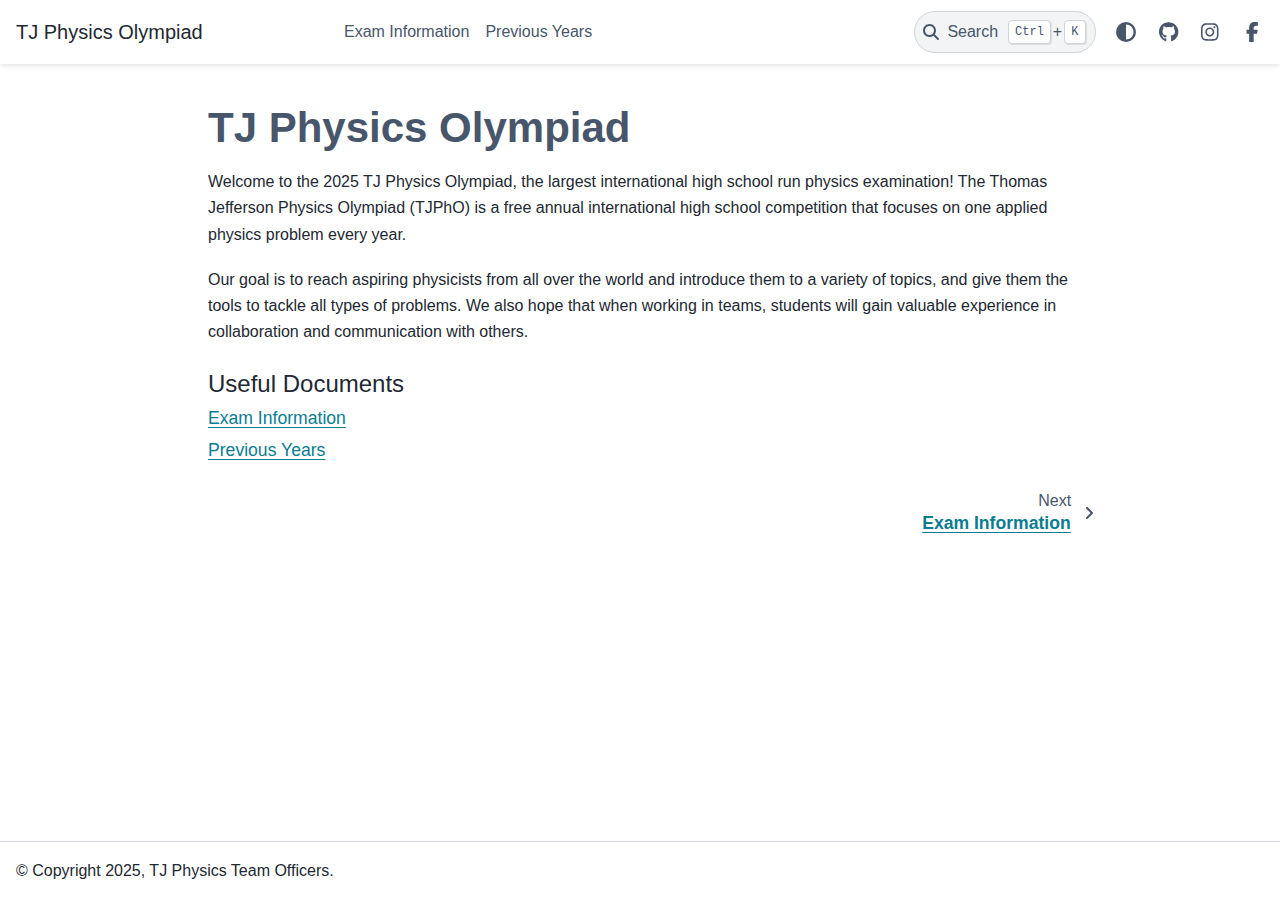
<file: index.html>
<!DOCTYPE html>


<html lang="en" data-content_root="./" >

  <head>
    <meta charset="utf-8" />
    <meta name="viewport" content="width=device-width, initial-scale=1.0" /><meta name="viewport" content="width=device-width, initial-scale=1" />

    <title>TJ Physics Olympiad &#8212; TJ Physics Olympiad</title>
  
  
  
  <script data-cfasync="false">
    document.documentElement.dataset.mode = localStorage.getItem("mode") || "";
    document.documentElement.dataset.theme = localStorage.getItem("theme") || "";
  </script>
  <!-- 
    this give us a css class that will be invisible only if js is disabled 
  -->
  <noscript>
    <style>
      .pst-js-only { display: none !important; }

    </style>
  </noscript>
  
  <!-- Loaded before other Sphinx assets -->
  <link href="_static/styles/theme.css?digest=26a4bc78f4c0ddb94549" rel="stylesheet" />
<link href="_static/styles/pydata-sphinx-theme.css?digest=26a4bc78f4c0ddb94549" rel="stylesheet" />

    <link rel="stylesheet" type="text/css" href="_static/pygments.css?v=a746c00c" />
    <link rel="stylesheet" type="text/css" href="_static/custom.css?v=8c1727cc" />
  
  <!-- So that users can add custom icons -->
  <script src="_static/scripts/fontawesome.js?digest=26a4bc78f4c0ddb94549"></script>
  <!-- Pre-loaded scripts that we'll load fully later -->
  <link rel="preload" as="script" href="_static/scripts/bootstrap.js?digest=26a4bc78f4c0ddb94549" />
<link rel="preload" as="script" href="_static/scripts/pydata-sphinx-theme.js?digest=26a4bc78f4c0ddb94549" />

    <script src="_static/documentation_options.js?v=5929fcd5"></script>
    <script src="_static/doctools.js?v=9bcbadda"></script>
    <script src="_static/sphinx_highlight.js?v=dc90522c"></script>
    <script>DOCUMENTATION_OPTIONS.pagename = 'index';</script>
    <link rel="icon" href="_static/favicon.png"/>
    <link rel="index" title="Index" href="genindex.html" />
    <link rel="search" title="Search" href="search.html" />
    <link rel="next" title="Exam Information" href="exam-info.html" />
  <meta name="viewport" content="width=device-width, initial-scale=1"/>
  <meta name="docsearch:language" content="en"/>
  <meta name="docsearch:version" content="" />
  </head>
  
  
  <body data-bs-spy="scroll" data-bs-target=".bd-toc-nav" data-offset="180" data-bs-root-margin="0px 0px -60%" data-default-mode="">

  
  
  <div id="pst-skip-link" class="skip-link d-print-none"><a href="#main-content">Skip to main content</a></div>
  
  <div id="pst-scroll-pixel-helper"></div>
  
  <button type="button" class="btn rounded-pill" id="pst-back-to-top">
    <i class="fa-solid fa-arrow-up"></i>Back to top</button>

  
  <dialog id="pst-search-dialog">
    
<form class="bd-search d-flex align-items-center"
      action="search.html"
      method="get">
  <i class="fa-solid fa-magnifying-glass"></i>
  <input type="search"
         class="form-control"
         name="q"
         placeholder="Search the docs ..."
         aria-label="Search the docs ..."
         autocomplete="off"
         autocorrect="off"
         autocapitalize="off"
         spellcheck="false"/>
  <span class="search-button__kbd-shortcut"><kbd class="kbd-shortcut__modifier">Ctrl</kbd>+<kbd>K</kbd></span>
</form>
  </dialog>

  <div class="pst-async-banner-revealer d-none">
  <aside id="bd-header-version-warning" class="d-none d-print-none" aria-label="Version warning"></aside>
</div>

  
    <header class="bd-header navbar navbar-expand-lg bd-navbar d-print-none">
<div class="bd-header__inner bd-page-width">
  <button class="pst-navbar-icon sidebar-toggle primary-toggle" aria-label="Site navigation">
    <span class="fa-solid fa-bars"></span>
  </button>
  
  
  <div class="col-lg-3 navbar-header-items__start">
    
      <div class="navbar-item">

  
    
  

<a class="navbar-brand logo" href="#">
  
  
  
  
  
  
    <p class="title logo__title">TJ Physics Olympiad</p>
  
</a></div>
    
  </div>
  
  <div class="col-lg-9 navbar-header-items">
    
    <div class="me-auto navbar-header-items__center">
      
        <div class="navbar-item">
<nav>
  <ul class="bd-navbar-elements navbar-nav">
    
<li class="nav-item ">
  <a class="nav-link nav-internal" href="exam-info.html">
    Exam Information
  </a>
</li>


<li class="nav-item ">
  <a class="nav-link nav-internal" href="old/index.html">
    Previous Years
  </a>
</li>

  </ul>
</nav></div>
      
    </div>
    
    
    <div class="navbar-header-items__end">
      
        <div class="navbar-item navbar-persistent--container">
          

<button class="btn search-button-field search-button__button pst-js-only" title="Search" aria-label="Search" data-bs-placement="bottom" data-bs-toggle="tooltip">
 <i class="fa-solid fa-magnifying-glass"></i>
 <span class="search-button__default-text">Search</span>
 <span class="search-button__kbd-shortcut"><kbd class="kbd-shortcut__modifier">Ctrl</kbd>+<kbd class="kbd-shortcut__modifier">K</kbd></span>
</button>
        </div>
      
      
        <div class="navbar-item">

<button class="btn btn-sm nav-link pst-navbar-icon theme-switch-button pst-js-only" aria-label="Color mode" data-bs-title="Color mode"  data-bs-placement="bottom" data-bs-toggle="tooltip">
  <i class="theme-switch fa-solid fa-sun                fa-lg" data-mode="light" title="Light"></i>
  <i class="theme-switch fa-solid fa-moon               fa-lg" data-mode="dark"  title="Dark"></i>
  <i class="theme-switch fa-solid fa-circle-half-stroke fa-lg" data-mode="auto"  title="System Settings"></i>
</button></div>
      
        <div class="navbar-item"><ul class="navbar-icon-links"
    aria-label="Icon Links">
        <li class="nav-item">
          
          
          
          
          
          
          
          
          <a href="https://github.com/tjphysicsteam/tjpho" title="GitHub" class="nav-link pst-navbar-icon" rel="noopener" target="_blank" data-bs-toggle="tooltip" data-bs-placement="bottom"><i class="fa-brands fa-github fa-lg" aria-hidden="true"></i>
            <span class="sr-only">GitHub</span></a>
        </li>
        <li class="nav-item">
          
          
          
          
          
          
          
          
          <a href="https://www.instagram.com/tjpho/" title="Instagram" class="nav-link pst-navbar-icon" rel="noopener" target="_blank" data-bs-toggle="tooltip" data-bs-placement="bottom"><i class="fa-brands fa-instagram fa-lg" aria-hidden="true"></i>
            <span class="sr-only">Instagram</span></a>
        </li>
        <li class="nav-item">
          
          
          
          
          
          
          
          
          <a href="https://www.facebook.com/groups/tjphysicsteam/" title="Facebook" class="nav-link pst-navbar-icon" rel="noopener" target="_blank" data-bs-toggle="tooltip" data-bs-placement="bottom"><i class="fa-brands fa-facebook-f fa-lg" aria-hidden="true"></i>
            <span class="sr-only">Facebook</span></a>
        </li>
</ul></div>
      
    </div>
    
  </div>
  
  
    <div class="navbar-persistent--mobile">

<button class="btn search-button-field search-button__button pst-js-only" title="Search" aria-label="Search" data-bs-placement="bottom" data-bs-toggle="tooltip">
 <i class="fa-solid fa-magnifying-glass"></i>
 <span class="search-button__default-text">Search</span>
 <span class="search-button__kbd-shortcut"><kbd class="kbd-shortcut__modifier">Ctrl</kbd>+<kbd class="kbd-shortcut__modifier">K</kbd></span>
</button>
    </div>
  

  
</div>

    </header>
  

  <div class="bd-container">
    <div class="bd-container__inner bd-page-width">
      
      
      
        
      
      <dialog id="pst-primary-sidebar-modal"></dialog>
      <div id="pst-primary-sidebar" class="bd-sidebar-primary bd-sidebar hide-on-wide">
        

  
  <div class="sidebar-header-items sidebar-primary__section">
    
    
      <div class="sidebar-header-items__center">
        
          
          
            <div class="navbar-item">
<nav>
  <ul class="bd-navbar-elements navbar-nav">
    
<li class="nav-item ">
  <a class="nav-link nav-internal" href="exam-info.html">
    Exam Information
  </a>
</li>


<li class="nav-item ">
  <a class="nav-link nav-internal" href="old/index.html">
    Previous Years
  </a>
</li>

  </ul>
</nav></div>
          
        
      </div>
    
    
    
      <div class="sidebar-header-items__end">
        
          <div class="navbar-item">

<button class="btn btn-sm nav-link pst-navbar-icon theme-switch-button pst-js-only" aria-label="Color mode" data-bs-title="Color mode"  data-bs-placement="bottom" data-bs-toggle="tooltip">
  <i class="theme-switch fa-solid fa-sun                fa-lg" data-mode="light" title="Light"></i>
  <i class="theme-switch fa-solid fa-moon               fa-lg" data-mode="dark"  title="Dark"></i>
  <i class="theme-switch fa-solid fa-circle-half-stroke fa-lg" data-mode="auto"  title="System Settings"></i>
</button></div>
        
          <div class="navbar-item"><ul class="navbar-icon-links"
    aria-label="Icon Links">
        <li class="nav-item">
          
          
          
          
          
          
          
          
          <a href="https://github.com/tjphysicsteam/tjpho" title="GitHub" class="nav-link pst-navbar-icon" rel="noopener" target="_blank" data-bs-toggle="tooltip" data-bs-placement="bottom"><i class="fa-brands fa-github fa-lg" aria-hidden="true"></i>
            <span class="sr-only">GitHub</span></a>
        </li>
        <li class="nav-item">
          
          
          
          
          
          
          
          
          <a href="https://www.instagram.com/tjpho/" title="Instagram" class="nav-link pst-navbar-icon" rel="noopener" target="_blank" data-bs-toggle="tooltip" data-bs-placement="bottom"><i class="fa-brands fa-instagram fa-lg" aria-hidden="true"></i>
            <span class="sr-only">Instagram</span></a>
        </li>
        <li class="nav-item">
          
          
          
          
          
          
          
          
          <a href="https://www.facebook.com/groups/tjphysicsteam/" title="Facebook" class="nav-link pst-navbar-icon" rel="noopener" target="_blank" data-bs-toggle="tooltip" data-bs-placement="bottom"><i class="fa-brands fa-facebook-f fa-lg" aria-hidden="true"></i>
            <span class="sr-only">Facebook</span></a>
        </li>
</ul></div>
        
      </div>
    
  </div>
  
  
  <div class="sidebar-primary-items__end sidebar-primary__section">
  </div>
  
  <div id="rtd-footer-container"></div>


      </div>
      
      <main id="main-content" class="bd-main" role="main">
        
        
          <div class="bd-content">
            <div class="bd-article-container">
              
              <div class="bd-header-article d-print-none"></div>
              
              
              
                
<div id="searchbox"></div>
                <article class="bd-article">
                  
  <section class="tex2jax_ignore mathjax_ignore" id="tj-physics-olympiad">
<h1>TJ Physics Olympiad<a class="headerlink" href="#tj-physics-olympiad" title="Link to this heading">#</a></h1>
<p>Welcome to the 2025 TJ Physics Olympiad, the largest international high school run physics examination!
The Thomas Jefferson Physics Olympiad (TJPhO) is a free annual international high school competition
that focuses on one applied physics problem every year.</p>
<p>Our goal is to reach aspiring physicists from all over the world and introduce them to a variety of topics,
and give them the tools to tackle all types of problems. We also hope that when working
in teams, students will gain valuable experience in collaboration and communication with others.</p>
<div class="toctree-wrapper compound">
<p aria-level="2" class="caption" role="heading"><span class="caption-text">Useful Documents</span></p>
<ul>
<li class="toctree-l1"><a class="reference internal" href="exam-info.html">Exam Information</a></li>
<li class="toctree-l1"><a class="reference internal" href="old/index.html">Previous Years</a></li>
</ul>
</div>
</section>


                </article>
              
              
              
              
              
                <footer class="prev-next-footer d-print-none">
                  
<div class="prev-next-area">
    <a class="right-next"
       href="exam-info.html"
       title="next page">
      <div class="prev-next-info">
        <p class="prev-next-subtitle">next</p>
        <p class="prev-next-title">Exam Information</p>
      </div>
      <i class="fa-solid fa-angle-right"></i>
    </a>
</div>
                </footer>
              
            </div>
            
            
              
            
          </div>
          <footer class="bd-footer-content">
            
          </footer>
        
      </main>
    </div>
  </div>
  
  <!-- Scripts loaded after <body> so the DOM is not blocked -->
  <script defer src="_static/scripts/bootstrap.js?digest=26a4bc78f4c0ddb94549"></script>
<script defer src="_static/scripts/pydata-sphinx-theme.js?digest=26a4bc78f4c0ddb94549"></script>

  <footer class="bd-footer">
<div class="bd-footer__inner bd-page-width">
  
    <div class="footer-items__start">
      
        <div class="footer-item">

  <p class="copyright">
    
      © Copyright 2025, TJ Physics Team Officers.
      <br/>
    
  </p>
</div>
      
    </div>
  
  
  
</div>

  </footer>
  </body>
</html>
</file>
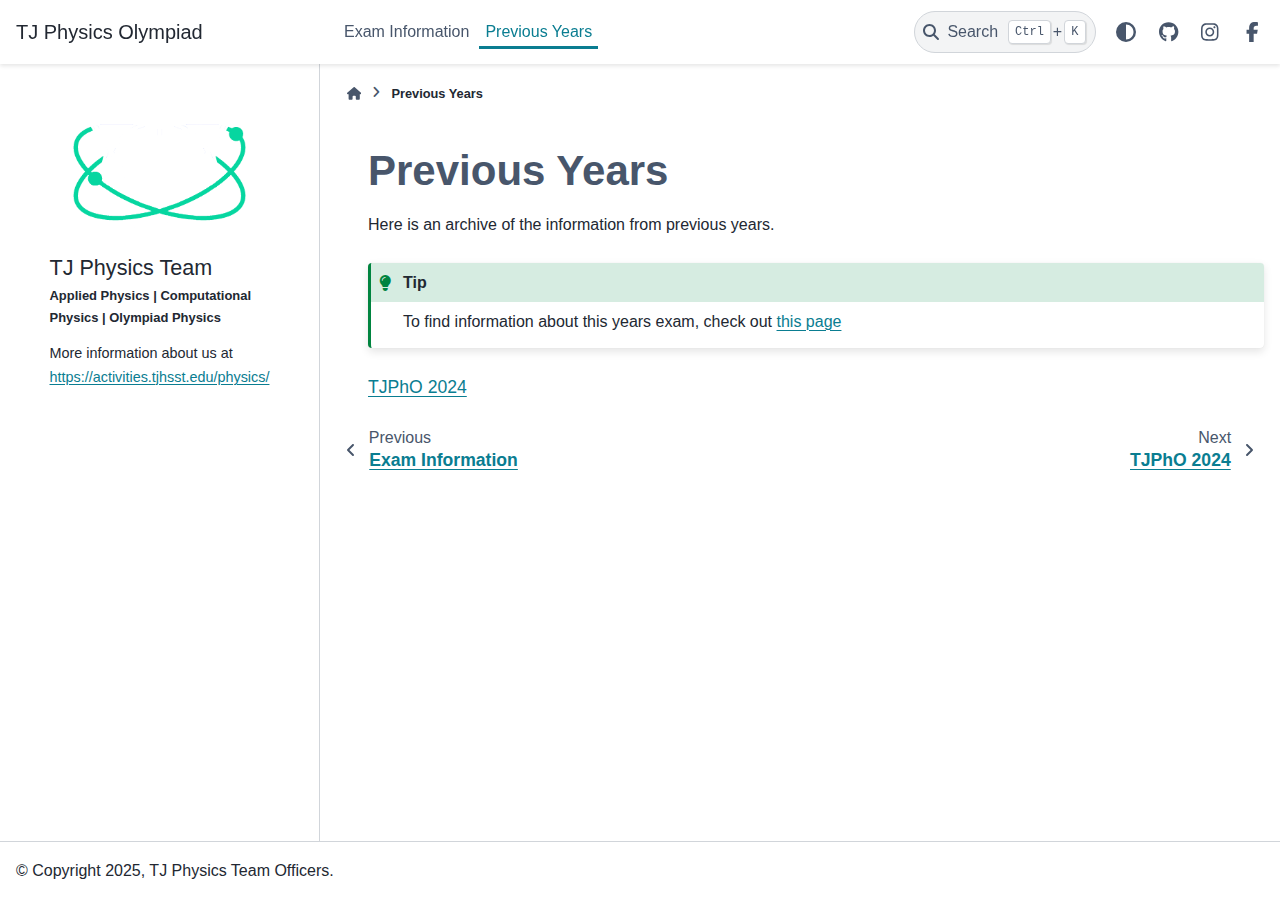
<file: old/index.html>
<!DOCTYPE html>


<html lang="en" data-content_root="../" >

  <head>
    <meta charset="utf-8" />
    <meta name="viewport" content="width=device-width, initial-scale=1.0" /><meta name="viewport" content="width=device-width, initial-scale=1" />

    <title>Previous Years &#8212; TJ Physics Olympiad</title>
  
  
  
  <script data-cfasync="false">
    document.documentElement.dataset.mode = localStorage.getItem("mode") || "";
    document.documentElement.dataset.theme = localStorage.getItem("theme") || "";
  </script>
  <!-- 
    this give us a css class that will be invisible only if js is disabled 
  -->
  <noscript>
    <style>
      .pst-js-only { display: none !important; }

    </style>
  </noscript>
  
  <!-- Loaded before other Sphinx assets -->
  <link href="../_static/styles/theme.css?digest=26a4bc78f4c0ddb94549" rel="stylesheet" />
<link href="../_static/styles/pydata-sphinx-theme.css?digest=26a4bc78f4c0ddb94549" rel="stylesheet" />

    <link rel="stylesheet" type="text/css" href="../_static/pygments.css?v=a746c00c" />
    <link rel="stylesheet" type="text/css" href="../_static/custom.css?v=8c1727cc" />
  
  <!-- So that users can add custom icons -->
  <script src="../_static/scripts/fontawesome.js?digest=26a4bc78f4c0ddb94549"></script>
  <!-- Pre-loaded scripts that we'll load fully later -->
  <link rel="preload" as="script" href="../_static/scripts/bootstrap.js?digest=26a4bc78f4c0ddb94549" />
<link rel="preload" as="script" href="../_static/scripts/pydata-sphinx-theme.js?digest=26a4bc78f4c0ddb94549" />

    <script src="../_static/documentation_options.js?v=5929fcd5"></script>
    <script src="../_static/doctools.js?v=9bcbadda"></script>
    <script src="../_static/sphinx_highlight.js?v=dc90522c"></script>
    <script>DOCUMENTATION_OPTIONS.pagename = 'old/index';</script>
    <link rel="icon" href="../_static/favicon.png"/>
    <link rel="index" title="Index" href="../genindex.html" />
    <link rel="search" title="Search" href="../search.html" />
    <link rel="next" title="TJPhO 2024" href="tjpho24.html" />
    <link rel="prev" title="Exam Information" href="../exam-info.html" />
  <meta name="viewport" content="width=device-width, initial-scale=1"/>
  <meta name="docsearch:language" content="en"/>
  <meta name="docsearch:version" content="" />
  </head>
  
  
  <body data-bs-spy="scroll" data-bs-target=".bd-toc-nav" data-offset="180" data-bs-root-margin="0px 0px -60%" data-default-mode="">

  
  
  <div id="pst-skip-link" class="skip-link d-print-none"><a href="#main-content">Skip to main content</a></div>
  
  <div id="pst-scroll-pixel-helper"></div>
  
  <button type="button" class="btn rounded-pill" id="pst-back-to-top">
    <i class="fa-solid fa-arrow-up"></i>Back to top</button>

  
  <dialog id="pst-search-dialog">
    
<form class="bd-search d-flex align-items-center"
      action="../search.html"
      method="get">
  <i class="fa-solid fa-magnifying-glass"></i>
  <input type="search"
         class="form-control"
         name="q"
         placeholder="Search the docs ..."
         aria-label="Search the docs ..."
         autocomplete="off"
         autocorrect="off"
         autocapitalize="off"
         spellcheck="false"/>
  <span class="search-button__kbd-shortcut"><kbd class="kbd-shortcut__modifier">Ctrl</kbd>+<kbd>K</kbd></span>
</form>
  </dialog>

  <div class="pst-async-banner-revealer d-none">
  <aside id="bd-header-version-warning" class="d-none d-print-none" aria-label="Version warning"></aside>
</div>

  
    <header class="bd-header navbar navbar-expand-lg bd-navbar d-print-none">
<div class="bd-header__inner bd-page-width">
  <button class="pst-navbar-icon sidebar-toggle primary-toggle" aria-label="Site navigation">
    <span class="fa-solid fa-bars"></span>
  </button>
  
  
  <div class="col-lg-3 navbar-header-items__start">
    
      <div class="navbar-item">

  
    
  

<a class="navbar-brand logo" href="../index.html">
  
  
  
  
  
  
    <p class="title logo__title">TJ Physics Olympiad</p>
  
</a></div>
    
  </div>
  
  <div class="col-lg-9 navbar-header-items">
    
    <div class="me-auto navbar-header-items__center">
      
        <div class="navbar-item">
<nav>
  <ul class="bd-navbar-elements navbar-nav">
    
<li class="nav-item ">
  <a class="nav-link nav-internal" href="../exam-info.html">
    Exam Information
  </a>
</li>


<li class="nav-item current active">
  <a class="nav-link nav-internal" href="#">
    Previous Years
  </a>
</li>

  </ul>
</nav></div>
      
    </div>
    
    
    <div class="navbar-header-items__end">
      
        <div class="navbar-item navbar-persistent--container">
          

<button class="btn search-button-field search-button__button pst-js-only" title="Search" aria-label="Search" data-bs-placement="bottom" data-bs-toggle="tooltip">
 <i class="fa-solid fa-magnifying-glass"></i>
 <span class="search-button__default-text">Search</span>
 <span class="search-button__kbd-shortcut"><kbd class="kbd-shortcut__modifier">Ctrl</kbd>+<kbd class="kbd-shortcut__modifier">K</kbd></span>
</button>
        </div>
      
      
        <div class="navbar-item">

<button class="btn btn-sm nav-link pst-navbar-icon theme-switch-button pst-js-only" aria-label="Color mode" data-bs-title="Color mode"  data-bs-placement="bottom" data-bs-toggle="tooltip">
  <i class="theme-switch fa-solid fa-sun                fa-lg" data-mode="light" title="Light"></i>
  <i class="theme-switch fa-solid fa-moon               fa-lg" data-mode="dark"  title="Dark"></i>
  <i class="theme-switch fa-solid fa-circle-half-stroke fa-lg" data-mode="auto"  title="System Settings"></i>
</button></div>
      
        <div class="navbar-item"><ul class="navbar-icon-links"
    aria-label="Icon Links">
        <li class="nav-item">
          
          
          
          
          
          
          
          
          <a href="https://github.com/tjphysicsteam/tjpho" title="GitHub" class="nav-link pst-navbar-icon" rel="noopener" target="_blank" data-bs-toggle="tooltip" data-bs-placement="bottom"><i class="fa-brands fa-github fa-lg" aria-hidden="true"></i>
            <span class="sr-only">GitHub</span></a>
        </li>
        <li class="nav-item">
          
          
          
          
          
          
          
          
          <a href="https://www.instagram.com/tjpho/" title="Instagram" class="nav-link pst-navbar-icon" rel="noopener" target="_blank" data-bs-toggle="tooltip" data-bs-placement="bottom"><i class="fa-brands fa-instagram fa-lg" aria-hidden="true"></i>
            <span class="sr-only">Instagram</span></a>
        </li>
        <li class="nav-item">
          
          
          
          
          
          
          
          
          <a href="https://www.facebook.com/groups/tjphysicsteam/" title="Facebook" class="nav-link pst-navbar-icon" rel="noopener" target="_blank" data-bs-toggle="tooltip" data-bs-placement="bottom"><i class="fa-brands fa-facebook-f fa-lg" aria-hidden="true"></i>
            <span class="sr-only">Facebook</span></a>
        </li>
</ul></div>
      
    </div>
    
  </div>
  
  
    <div class="navbar-persistent--mobile">

<button class="btn search-button-field search-button__button pst-js-only" title="Search" aria-label="Search" data-bs-placement="bottom" data-bs-toggle="tooltip">
 <i class="fa-solid fa-magnifying-glass"></i>
 <span class="search-button__default-text">Search</span>
 <span class="search-button__kbd-shortcut"><kbd class="kbd-shortcut__modifier">Ctrl</kbd>+<kbd class="kbd-shortcut__modifier">K</kbd></span>
</button>
    </div>
  

  
</div>

    </header>
  

  <div class="bd-container">
    <div class="bd-container__inner bd-page-width">
      
      
      
      <dialog id="pst-primary-sidebar-modal"></dialog>
      <div id="pst-primary-sidebar" class="bd-sidebar-primary bd-sidebar">
        

  
  <div class="sidebar-header-items sidebar-primary__section">
    
    
      <div class="sidebar-header-items__center">
        
          
          
            <div class="navbar-item">
<nav>
  <ul class="bd-navbar-elements navbar-nav">
    
<li class="nav-item ">
  <a class="nav-link nav-internal" href="../exam-info.html">
    Exam Information
  </a>
</li>


<li class="nav-item current active">
  <a class="nav-link nav-internal" href="#">
    Previous Years
  </a>
</li>

  </ul>
</nav></div>
          
        
      </div>
    
    
    
      <div class="sidebar-header-items__end">
        
          <div class="navbar-item">

<button class="btn btn-sm nav-link pst-navbar-icon theme-switch-button pst-js-only" aria-label="Color mode" data-bs-title="Color mode"  data-bs-placement="bottom" data-bs-toggle="tooltip">
  <i class="theme-switch fa-solid fa-sun                fa-lg" data-mode="light" title="Light"></i>
  <i class="theme-switch fa-solid fa-moon               fa-lg" data-mode="dark"  title="Dark"></i>
  <i class="theme-switch fa-solid fa-circle-half-stroke fa-lg" data-mode="auto"  title="System Settings"></i>
</button></div>
        
          <div class="navbar-item"><ul class="navbar-icon-links"
    aria-label="Icon Links">
        <li class="nav-item">
          
          
          
          
          
          
          
          
          <a href="https://github.com/tjphysicsteam/tjpho" title="GitHub" class="nav-link pst-navbar-icon" rel="noopener" target="_blank" data-bs-toggle="tooltip" data-bs-placement="bottom"><i class="fa-brands fa-github fa-lg" aria-hidden="true"></i>
            <span class="sr-only">GitHub</span></a>
        </li>
        <li class="nav-item">
          
          
          
          
          
          
          
          
          <a href="https://www.instagram.com/tjpho/" title="Instagram" class="nav-link pst-navbar-icon" rel="noopener" target="_blank" data-bs-toggle="tooltip" data-bs-placement="bottom"><i class="fa-brands fa-instagram fa-lg" aria-hidden="true"></i>
            <span class="sr-only">Instagram</span></a>
        </li>
        <li class="nav-item">
          
          
          
          
          
          
          
          
          <a href="https://www.facebook.com/groups/tjphysicsteam/" title="Facebook" class="nav-link pst-navbar-icon" rel="noopener" target="_blank" data-bs-toggle="tooltip" data-bs-placement="bottom"><i class="fa-brands fa-facebook-f fa-lg" aria-hidden="true"></i>
            <span class="sr-only">Facebook</span></a>
        </li>
</ul></div>
        
      </div>
    
  </div>
  
    <div class="sidebar-primary-items__start sidebar-primary__section">
        <div class="sidebar-primary-item"><div id="logo-pic"><img src="../_static/logo.png" /></div>

<div class="bio-info">
    <div class="name">
        TJ Physics Team
    </div>
    <div class="focusareas">
        Applied Physics | Computational Physics | Olympiad Physics
    </div>

    <div class="website-link">
        More information about us at
      <a href="https://activities.tjhsst.edu/physics/">https://activities.tjhsst.edu/physics/</a>
    </div>
</div></div>
    </div>
  
  
  <div class="sidebar-primary-items__end sidebar-primary__section">
  </div>
  
  <div id="rtd-footer-container"></div>


      </div>
      
      <main id="main-content" class="bd-main" role="main">
        
        
          <div class="bd-content">
            <div class="bd-article-container">
              
              <div class="bd-header-article d-print-none">
<div class="header-article-items header-article__inner">
  
    <div class="header-article-items__start">
      
        <div class="header-article-item">

<nav aria-label="Breadcrumb" class="d-print-none">
  <ul class="bd-breadcrumbs">
    
    <li class="breadcrumb-item breadcrumb-home">
      <a href="../index.html" class="nav-link" aria-label="Home">
        <i class="fa-solid fa-home"></i>
      </a>
    </li>
    <li class="breadcrumb-item active" aria-current="page"><span class="ellipsis">Previous Years</span></li>
  </ul>
</nav>
</div>
      
    </div>
  
  
</div>
</div>
              
              
              
                
<div id="searchbox"></div>
                <article class="bd-article">
                  
  <section class="tex2jax_ignore mathjax_ignore" id="previous-years">
<h1>Previous Years<a class="headerlink" href="#previous-years" title="Link to this heading">#</a></h1>
<p>Here is an archive of the information from previous years.</p>
<div class="admonition tip">
<p class="admonition-title">Tip</p>
<p>To find information about this years exam, check out <a class="reference internal" href="../exam-info.html"><span class="doc std std-doc">this page</span></a></p>
</div>
<div class="toctree-wrapper compound">
<ul>
<li class="toctree-l1"><a class="reference internal" href="tjpho24.html">TJPhO 2024</a></li>
</ul>
</div>
</section>


                </article>
              
              
              
              
              
                <footer class="prev-next-footer d-print-none">
                  
<div class="prev-next-area">
    <a class="left-prev"
       href="../exam-info.html"
       title="previous page">
      <i class="fa-solid fa-angle-left"></i>
      <div class="prev-next-info">
        <p class="prev-next-subtitle">previous</p>
        <p class="prev-next-title">Exam Information</p>
      </div>
    </a>
    <a class="right-next"
       href="tjpho24.html"
       title="next page">
      <div class="prev-next-info">
        <p class="prev-next-subtitle">next</p>
        <p class="prev-next-title">TJPhO 2024</p>
      </div>
      <i class="fa-solid fa-angle-right"></i>
    </a>
</div>
                </footer>
              
            </div>
            
            
              
            
          </div>
          <footer class="bd-footer-content">
            
          </footer>
        
      </main>
    </div>
  </div>
  
  <!-- Scripts loaded after <body> so the DOM is not blocked -->
  <script defer src="../_static/scripts/bootstrap.js?digest=26a4bc78f4c0ddb94549"></script>
<script defer src="../_static/scripts/pydata-sphinx-theme.js?digest=26a4bc78f4c0ddb94549"></script>

  <footer class="bd-footer">
<div class="bd-footer__inner bd-page-width">
  
    <div class="footer-items__start">
      
        <div class="footer-item">

  <p class="copyright">
    
      © Copyright 2025, TJ Physics Team Officers.
      <br/>
    
  </p>
</div>
      
    </div>
  
  
  
</div>

  </footer>
  </body>
</html>
</file>
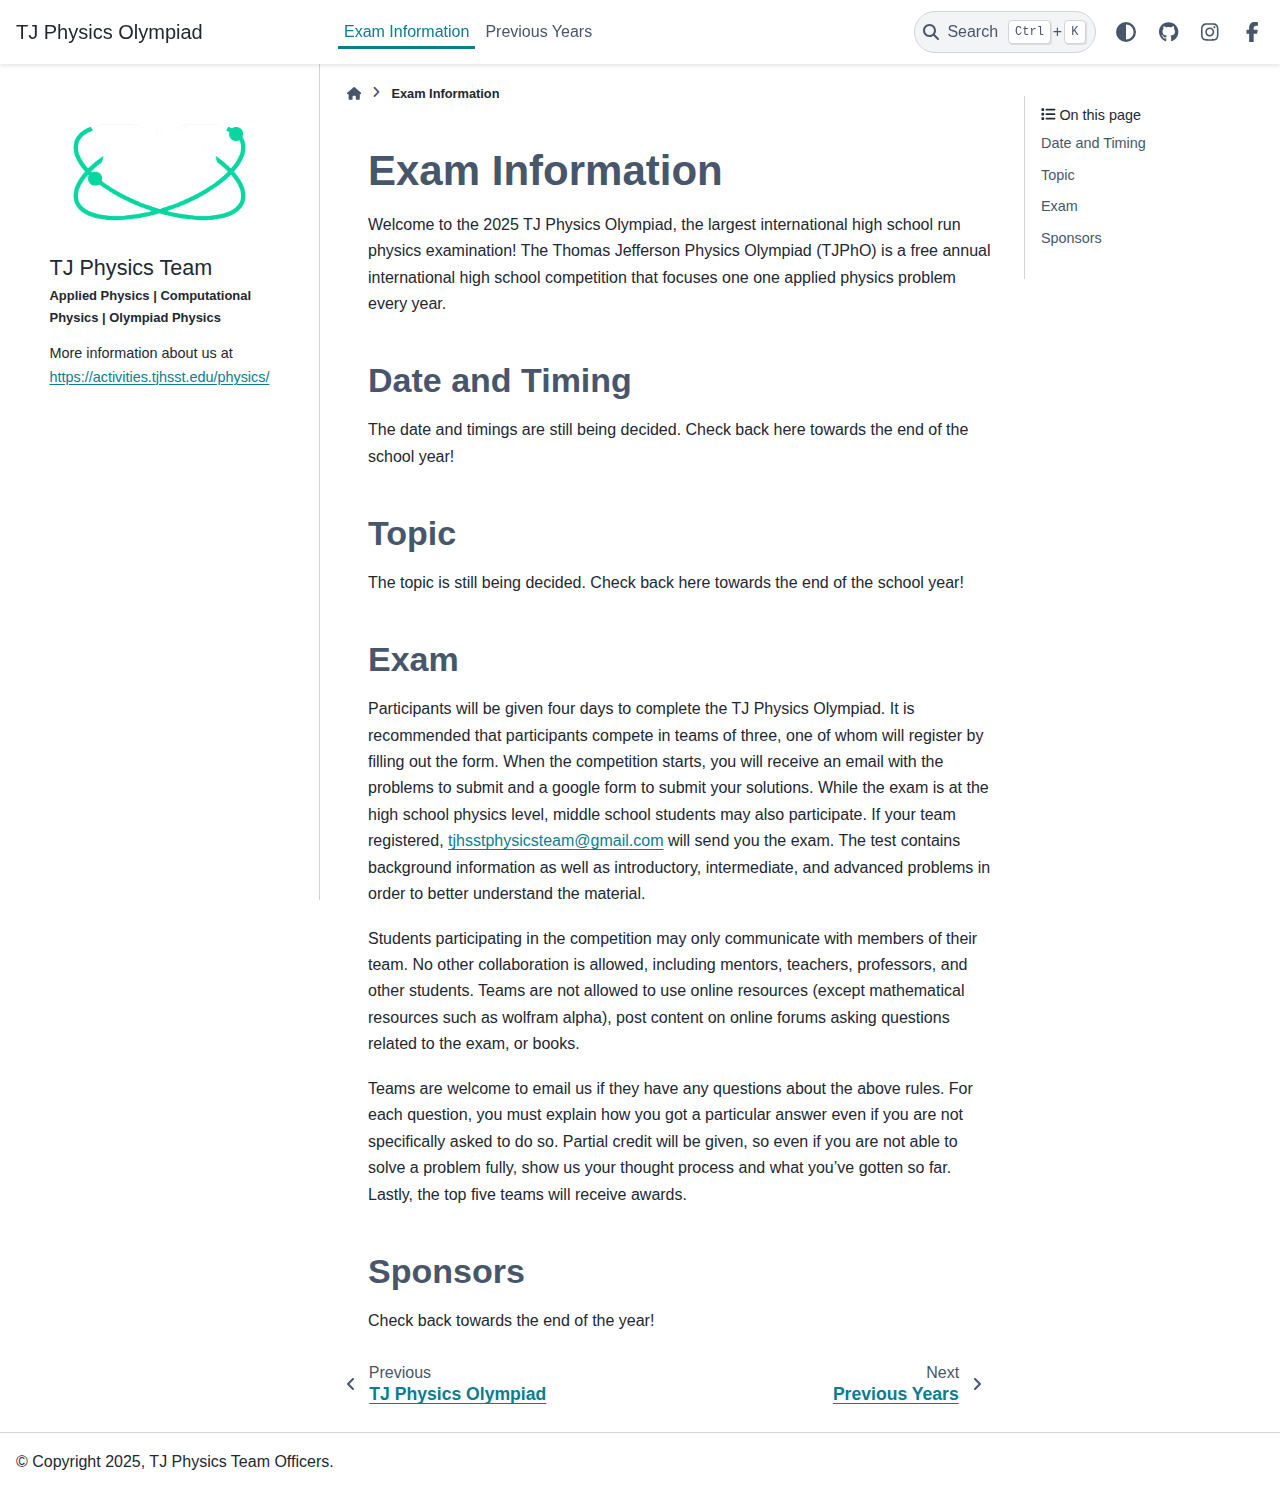
<file: exam-info.html>
<!DOCTYPE html>


<html lang="en" data-content_root="./" >

  <head>
    <meta charset="utf-8" />
    <meta name="viewport" content="width=device-width, initial-scale=1.0" /><meta name="viewport" content="width=device-width, initial-scale=1" />

    <title>Exam Information &#8212; TJ Physics Olympiad</title>
  
  
  
  <script data-cfasync="false">
    document.documentElement.dataset.mode = localStorage.getItem("mode") || "";
    document.documentElement.dataset.theme = localStorage.getItem("theme") || "";
  </script>
  <!-- 
    this give us a css class that will be invisible only if js is disabled 
  -->
  <noscript>
    <style>
      .pst-js-only { display: none !important; }

    </style>
  </noscript>
  
  <!-- Loaded before other Sphinx assets -->
  <link href="_static/styles/theme.css?digest=26a4bc78f4c0ddb94549" rel="stylesheet" />
<link href="_static/styles/pydata-sphinx-theme.css?digest=26a4bc78f4c0ddb94549" rel="stylesheet" />

    <link rel="stylesheet" type="text/css" href="_static/pygments.css?v=a746c00c" />
    <link rel="stylesheet" type="text/css" href="_static/custom.css?v=8c1727cc" />
  
  <!-- So that users can add custom icons -->
  <script src="_static/scripts/fontawesome.js?digest=26a4bc78f4c0ddb94549"></script>
  <!-- Pre-loaded scripts that we'll load fully later -->
  <link rel="preload" as="script" href="_static/scripts/bootstrap.js?digest=26a4bc78f4c0ddb94549" />
<link rel="preload" as="script" href="_static/scripts/pydata-sphinx-theme.js?digest=26a4bc78f4c0ddb94549" />

    <script src="_static/documentation_options.js?v=5929fcd5"></script>
    <script src="_static/doctools.js?v=9bcbadda"></script>
    <script src="_static/sphinx_highlight.js?v=dc90522c"></script>
    <script>DOCUMENTATION_OPTIONS.pagename = 'exam-info';</script>
    <link rel="icon" href="_static/favicon.png"/>
    <link rel="index" title="Index" href="genindex.html" />
    <link rel="search" title="Search" href="search.html" />
    <link rel="next" title="Previous Years" href="old/index.html" />
    <link rel="prev" title="TJ Physics Olympiad" href="index.html" />
  <meta name="viewport" content="width=device-width, initial-scale=1"/>
  <meta name="docsearch:language" content="en"/>
  <meta name="docsearch:version" content="" />
  </head>
  
  
  <body data-bs-spy="scroll" data-bs-target=".bd-toc-nav" data-offset="180" data-bs-root-margin="0px 0px -60%" data-default-mode="">

  
  
  <div id="pst-skip-link" class="skip-link d-print-none"><a href="#main-content">Skip to main content</a></div>
  
  <div id="pst-scroll-pixel-helper"></div>
  
  <button type="button" class="btn rounded-pill" id="pst-back-to-top">
    <i class="fa-solid fa-arrow-up"></i>Back to top</button>

  
  <dialog id="pst-search-dialog">
    
<form class="bd-search d-flex align-items-center"
      action="search.html"
      method="get">
  <i class="fa-solid fa-magnifying-glass"></i>
  <input type="search"
         class="form-control"
         name="q"
         placeholder="Search the docs ..."
         aria-label="Search the docs ..."
         autocomplete="off"
         autocorrect="off"
         autocapitalize="off"
         spellcheck="false"/>
  <span class="search-button__kbd-shortcut"><kbd class="kbd-shortcut__modifier">Ctrl</kbd>+<kbd>K</kbd></span>
</form>
  </dialog>

  <div class="pst-async-banner-revealer d-none">
  <aside id="bd-header-version-warning" class="d-none d-print-none" aria-label="Version warning"></aside>
</div>

  
    <header class="bd-header navbar navbar-expand-lg bd-navbar d-print-none">
<div class="bd-header__inner bd-page-width">
  <button class="pst-navbar-icon sidebar-toggle primary-toggle" aria-label="Site navigation">
    <span class="fa-solid fa-bars"></span>
  </button>
  
  
  <div class="col-lg-3 navbar-header-items__start">
    
      <div class="navbar-item">

  
    
  

<a class="navbar-brand logo" href="index.html">
  
  
  
  
  
  
    <p class="title logo__title">TJ Physics Olympiad</p>
  
</a></div>
    
  </div>
  
  <div class="col-lg-9 navbar-header-items">
    
    <div class="me-auto navbar-header-items__center">
      
        <div class="navbar-item">
<nav>
  <ul class="bd-navbar-elements navbar-nav">
    
<li class="nav-item current active">
  <a class="nav-link nav-internal" href="#">
    Exam Information
  </a>
</li>


<li class="nav-item ">
  <a class="nav-link nav-internal" href="old/index.html">
    Previous Years
  </a>
</li>

  </ul>
</nav></div>
      
    </div>
    
    
    <div class="navbar-header-items__end">
      
        <div class="navbar-item navbar-persistent--container">
          

<button class="btn search-button-field search-button__button pst-js-only" title="Search" aria-label="Search" data-bs-placement="bottom" data-bs-toggle="tooltip">
 <i class="fa-solid fa-magnifying-glass"></i>
 <span class="search-button__default-text">Search</span>
 <span class="search-button__kbd-shortcut"><kbd class="kbd-shortcut__modifier">Ctrl</kbd>+<kbd class="kbd-shortcut__modifier">K</kbd></span>
</button>
        </div>
      
      
        <div class="navbar-item">

<button class="btn btn-sm nav-link pst-navbar-icon theme-switch-button pst-js-only" aria-label="Color mode" data-bs-title="Color mode"  data-bs-placement="bottom" data-bs-toggle="tooltip">
  <i class="theme-switch fa-solid fa-sun                fa-lg" data-mode="light" title="Light"></i>
  <i class="theme-switch fa-solid fa-moon               fa-lg" data-mode="dark"  title="Dark"></i>
  <i class="theme-switch fa-solid fa-circle-half-stroke fa-lg" data-mode="auto"  title="System Settings"></i>
</button></div>
      
        <div class="navbar-item"><ul class="navbar-icon-links"
    aria-label="Icon Links">
        <li class="nav-item">
          
          
          
          
          
          
          
          
          <a href="https://github.com/tjphysicsteam/tjpho" title="GitHub" class="nav-link pst-navbar-icon" rel="noopener" target="_blank" data-bs-toggle="tooltip" data-bs-placement="bottom"><i class="fa-brands fa-github fa-lg" aria-hidden="true"></i>
            <span class="sr-only">GitHub</span></a>
        </li>
        <li class="nav-item">
          
          
          
          
          
          
          
          
          <a href="https://www.instagram.com/tjpho/" title="Instagram" class="nav-link pst-navbar-icon" rel="noopener" target="_blank" data-bs-toggle="tooltip" data-bs-placement="bottom"><i class="fa-brands fa-instagram fa-lg" aria-hidden="true"></i>
            <span class="sr-only">Instagram</span></a>
        </li>
        <li class="nav-item">
          
          
          
          
          
          
          
          
          <a href="https://www.facebook.com/groups/tjphysicsteam/" title="Facebook" class="nav-link pst-navbar-icon" rel="noopener" target="_blank" data-bs-toggle="tooltip" data-bs-placement="bottom"><i class="fa-brands fa-facebook-f fa-lg" aria-hidden="true"></i>
            <span class="sr-only">Facebook</span></a>
        </li>
</ul></div>
      
    </div>
    
  </div>
  
  
    <div class="navbar-persistent--mobile">

<button class="btn search-button-field search-button__button pst-js-only" title="Search" aria-label="Search" data-bs-placement="bottom" data-bs-toggle="tooltip">
 <i class="fa-solid fa-magnifying-glass"></i>
 <span class="search-button__default-text">Search</span>
 <span class="search-button__kbd-shortcut"><kbd class="kbd-shortcut__modifier">Ctrl</kbd>+<kbd class="kbd-shortcut__modifier">K</kbd></span>
</button>
    </div>
  

  
    <button class="pst-navbar-icon sidebar-toggle secondary-toggle" aria-label="On this page">
      <span class="fa-solid fa-outdent"></span>
    </button>
  
</div>

    </header>
  

  <div class="bd-container">
    <div class="bd-container__inner bd-page-width">
      
      
      
      <dialog id="pst-primary-sidebar-modal"></dialog>
      <div id="pst-primary-sidebar" class="bd-sidebar-primary bd-sidebar">
        

  
  <div class="sidebar-header-items sidebar-primary__section">
    
    
      <div class="sidebar-header-items__center">
        
          
          
            <div class="navbar-item">
<nav>
  <ul class="bd-navbar-elements navbar-nav">
    
<li class="nav-item current active">
  <a class="nav-link nav-internal" href="#">
    Exam Information
  </a>
</li>


<li class="nav-item ">
  <a class="nav-link nav-internal" href="old/index.html">
    Previous Years
  </a>
</li>

  </ul>
</nav></div>
          
        
      </div>
    
    
    
      <div class="sidebar-header-items__end">
        
          <div class="navbar-item">

<button class="btn btn-sm nav-link pst-navbar-icon theme-switch-button pst-js-only" aria-label="Color mode" data-bs-title="Color mode"  data-bs-placement="bottom" data-bs-toggle="tooltip">
  <i class="theme-switch fa-solid fa-sun                fa-lg" data-mode="light" title="Light"></i>
  <i class="theme-switch fa-solid fa-moon               fa-lg" data-mode="dark"  title="Dark"></i>
  <i class="theme-switch fa-solid fa-circle-half-stroke fa-lg" data-mode="auto"  title="System Settings"></i>
</button></div>
        
          <div class="navbar-item"><ul class="navbar-icon-links"
    aria-label="Icon Links">
        <li class="nav-item">
          
          
          
          
          
          
          
          
          <a href="https://github.com/tjphysicsteam/tjpho" title="GitHub" class="nav-link pst-navbar-icon" rel="noopener" target="_blank" data-bs-toggle="tooltip" data-bs-placement="bottom"><i class="fa-brands fa-github fa-lg" aria-hidden="true"></i>
            <span class="sr-only">GitHub</span></a>
        </li>
        <li class="nav-item">
          
          
          
          
          
          
          
          
          <a href="https://www.instagram.com/tjpho/" title="Instagram" class="nav-link pst-navbar-icon" rel="noopener" target="_blank" data-bs-toggle="tooltip" data-bs-placement="bottom"><i class="fa-brands fa-instagram fa-lg" aria-hidden="true"></i>
            <span class="sr-only">Instagram</span></a>
        </li>
        <li class="nav-item">
          
          
          
          
          
          
          
          
          <a href="https://www.facebook.com/groups/tjphysicsteam/" title="Facebook" class="nav-link pst-navbar-icon" rel="noopener" target="_blank" data-bs-toggle="tooltip" data-bs-placement="bottom"><i class="fa-brands fa-facebook-f fa-lg" aria-hidden="true"></i>
            <span class="sr-only">Facebook</span></a>
        </li>
</ul></div>
        
      </div>
    
  </div>
  
    <div class="sidebar-primary-items__start sidebar-primary__section">
        <div class="sidebar-primary-item"><div id="logo-pic"><img src="_static/logo.png" /></div>

<div class="bio-info">
    <div class="name">
        TJ Physics Team
    </div>
    <div class="focusareas">
        Applied Physics | Computational Physics | Olympiad Physics
    </div>

    <div class="website-link">
        More information about us at
      <a href="https://activities.tjhsst.edu/physics/">https://activities.tjhsst.edu/physics/</a>
    </div>
</div></div>
    </div>
  
  
  <div class="sidebar-primary-items__end sidebar-primary__section">
  </div>
  
  <div id="rtd-footer-container"></div>


      </div>
      
      <main id="main-content" class="bd-main" role="main">
        
        
          <div class="bd-content">
            <div class="bd-article-container">
              
              <div class="bd-header-article d-print-none">
<div class="header-article-items header-article__inner">
  
    <div class="header-article-items__start">
      
        <div class="header-article-item">

<nav aria-label="Breadcrumb" class="d-print-none">
  <ul class="bd-breadcrumbs">
    
    <li class="breadcrumb-item breadcrumb-home">
      <a href="index.html" class="nav-link" aria-label="Home">
        <i class="fa-solid fa-home"></i>
      </a>
    </li>
    <li class="breadcrumb-item active" aria-current="page"><span class="ellipsis">Exam Information</span></li>
  </ul>
</nav>
</div>
      
    </div>
  
  
</div>
</div>
              
              
              
                
<div id="searchbox"></div>
                <article class="bd-article">
                  
  <section class="tex2jax_ignore mathjax_ignore" id="exam-information">
<h1>Exam Information<a class="headerlink" href="#exam-information" title="Link to this heading">#</a></h1>
<p>Welcome to the 2025 TJ Physics Olympiad, the largest international high school run physics examination!
The Thomas Jefferson Physics Olympiad (TJPhO) is a free annual international high school competition that
focuses one one applied physics problem every year.</p>
<section id="date-and-timing">
<h2>Date and Timing<a class="headerlink" href="#date-and-timing" title="Link to this heading">#</a></h2>
<p>The date and timings are still being decided. Check back here towards the end of the school year!</p>
</section>
<section id="topic">
<h2>Topic<a class="headerlink" href="#topic" title="Link to this heading">#</a></h2>
<p>The topic is still being decided. Check back here towards the end of the school year!</p>
</section>
<section id="exam">
<h2>Exam<a class="headerlink" href="#exam" title="Link to this heading">#</a></h2>
<p>Participants will be given four days to complete the TJ Physics Olympiad. It is recommended that participants
compete in teams of three, one of whom will register by filling out the form. When the competition starts,
you will receive an email with the problems to submit and a google form to submit your solutions.
While the exam is at the high school physics level, middle school students may also participate.
If your team registered, <a class="reference external" href="mailto:tjhsstphysicsteam&#37;&#52;&#48;gmail&#46;com">tjhsstphysicsteam<span>&#64;</span>gmail<span>&#46;</span>com</a> will send you the exam. The test contains background
information as well as introductory, intermediate, and advanced problems in order to better understand the material.</p>
<p>Students participating in the competition may only communicate with members of their team. No other collaboration is
allowed, including mentors, teachers, professors, and other students. Teams are not allowed to use online resources
(except mathematical resources such as wolfram alpha), post content on online forums asking questions related to the
exam, or books.</p>
<p>Teams are welcome to email us if they have any questions about the above rules. For each question,
you must explain how you got a particular answer even if you are not specifically asked to do so.
Partial credit will be given, so even if you are not able to solve a problem fully, show us your thought process and what you’ve gotten so far. Lastly, the top five teams will receive awards.</p>
</section>
<section id="sponsors">
<h2>Sponsors<a class="headerlink" href="#sponsors" title="Link to this heading">#</a></h2>
<p>Check back towards the end of the year!</p>
</section>
</section>


                </article>
              
              
              
              
              
                <footer class="prev-next-footer d-print-none">
                  
<div class="prev-next-area">
    <a class="left-prev"
       href="index.html"
       title="previous page">
      <i class="fa-solid fa-angle-left"></i>
      <div class="prev-next-info">
        <p class="prev-next-subtitle">previous</p>
        <p class="prev-next-title">TJ Physics Olympiad</p>
      </div>
    </a>
    <a class="right-next"
       href="old/index.html"
       title="next page">
      <div class="prev-next-info">
        <p class="prev-next-subtitle">next</p>
        <p class="prev-next-title">Previous Years</p>
      </div>
      <i class="fa-solid fa-angle-right"></i>
    </a>
</div>
                </footer>
              
            </div>
            
            
              
                <dialog id="pst-secondary-sidebar-modal"></dialog>
                <div id="pst-secondary-sidebar" class="bd-sidebar-secondary bd-toc"><div class="sidebar-secondary-items sidebar-secondary__inner">


  <div class="sidebar-secondary-item">
<div
    id="pst-page-navigation-heading-2"
    class="page-toc tocsection onthispage">
    <i class="fa-solid fa-list"></i> On this page
  </div>
  <nav class="bd-toc-nav page-toc" aria-labelledby="pst-page-navigation-heading-2">
    <ul class="visible nav section-nav flex-column">
<li class="toc-h2 nav-item toc-entry"><a class="reference internal nav-link" href="#date-and-timing">Date and Timing</a></li>
<li class="toc-h2 nav-item toc-entry"><a class="reference internal nav-link" href="#topic">Topic</a></li>
<li class="toc-h2 nav-item toc-entry"><a class="reference internal nav-link" href="#exam">Exam</a></li>
<li class="toc-h2 nav-item toc-entry"><a class="reference internal nav-link" href="#sponsors">Sponsors</a></li>
</ul>
  </nav></div>

</div></div>
              
            
          </div>
          <footer class="bd-footer-content">
            
          </footer>
        
      </main>
    </div>
  </div>
  
  <!-- Scripts loaded after <body> so the DOM is not blocked -->
  <script defer src="_static/scripts/bootstrap.js?digest=26a4bc78f4c0ddb94549"></script>
<script defer src="_static/scripts/pydata-sphinx-theme.js?digest=26a4bc78f4c0ddb94549"></script>

  <footer class="bd-footer">
<div class="bd-footer__inner bd-page-width">
  
    <div class="footer-items__start">
      
        <div class="footer-item">

  <p class="copyright">
    
      © Copyright 2025, TJ Physics Team Officers.
      <br/>
    
  </p>
</div>
      
    </div>
  
  
  
</div>

  </footer>
  </body>
</html>
</file>
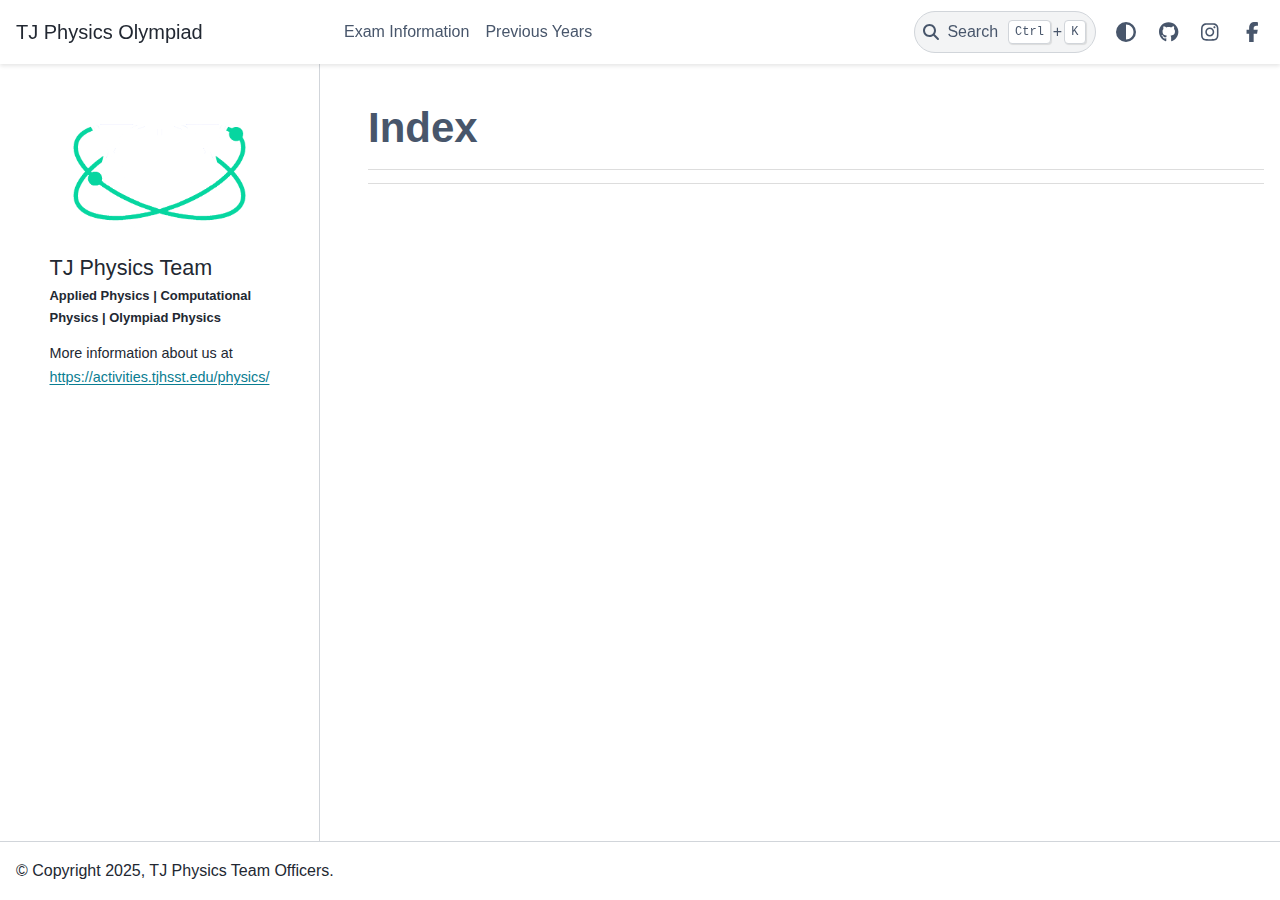
<file: genindex.html>
<!DOCTYPE html>


<html lang="en" data-content_root="./" >

  <head>
    <meta charset="utf-8" />
    <meta name="viewport" content="width=device-width, initial-scale=1.0" />
    <title>Index &#8212; TJ Physics Olympiad</title>
  
  
  
  <script data-cfasync="false">
    document.documentElement.dataset.mode = localStorage.getItem("mode") || "";
    document.documentElement.dataset.theme = localStorage.getItem("theme") || "";
  </script>
  <!-- 
    this give us a css class that will be invisible only if js is disabled 
  -->
  <noscript>
    <style>
      .pst-js-only { display: none !important; }

    </style>
  </noscript>
  
  <!-- Loaded before other Sphinx assets -->
  <link href="_static/styles/theme.css?digest=26a4bc78f4c0ddb94549" rel="stylesheet" />
<link href="_static/styles/pydata-sphinx-theme.css?digest=26a4bc78f4c0ddb94549" rel="stylesheet" />

    <link rel="stylesheet" type="text/css" href="_static/pygments.css?v=a746c00c" />
    <link rel="stylesheet" type="text/css" href="_static/custom.css?v=8c1727cc" />
  
  <!-- So that users can add custom icons -->
  <script src="_static/scripts/fontawesome.js?digest=26a4bc78f4c0ddb94549"></script>
  <!-- Pre-loaded scripts that we'll load fully later -->
  <link rel="preload" as="script" href="_static/scripts/bootstrap.js?digest=26a4bc78f4c0ddb94549" />
<link rel="preload" as="script" href="_static/scripts/pydata-sphinx-theme.js?digest=26a4bc78f4c0ddb94549" />

    <script src="_static/documentation_options.js?v=5929fcd5"></script>
    <script src="_static/doctools.js?v=9bcbadda"></script>
    <script src="_static/sphinx_highlight.js?v=dc90522c"></script>
    <script>DOCUMENTATION_OPTIONS.pagename = 'genindex';</script>
    <link rel="icon" href="_static/favicon.png"/>
    <link rel="index" title="Index" href="#" />
    <link rel="search" title="Search" href="search.html" />
  <meta name="viewport" content="width=device-width, initial-scale=1"/>
  <meta name="docsearch:language" content="en"/>
  <meta name="docsearch:version" content="" />
  </head>
  
  
  <body data-bs-spy="scroll" data-bs-target=".bd-toc-nav" data-offset="180" data-bs-root-margin="0px 0px -60%" data-default-mode="">

  
  
  <div id="pst-skip-link" class="skip-link d-print-none"><a href="#main-content">Skip to main content</a></div>
  
  <div id="pst-scroll-pixel-helper"></div>
  
  <button type="button" class="btn rounded-pill" id="pst-back-to-top">
    <i class="fa-solid fa-arrow-up"></i>Back to top</button>

  
  <dialog id="pst-search-dialog">
    
<form class="bd-search d-flex align-items-center"
      action="search.html"
      method="get">
  <i class="fa-solid fa-magnifying-glass"></i>
  <input type="search"
         class="form-control"
         name="q"
         placeholder="Search the docs ..."
         aria-label="Search the docs ..."
         autocomplete="off"
         autocorrect="off"
         autocapitalize="off"
         spellcheck="false"/>
  <span class="search-button__kbd-shortcut"><kbd class="kbd-shortcut__modifier">Ctrl</kbd>+<kbd>K</kbd></span>
</form>
  </dialog>

  <div class="pst-async-banner-revealer d-none">
  <aside id="bd-header-version-warning" class="d-none d-print-none" aria-label="Version warning"></aside>
</div>

  
    <header class="bd-header navbar navbar-expand-lg bd-navbar d-print-none">
<div class="bd-header__inner bd-page-width">
  <button class="pst-navbar-icon sidebar-toggle primary-toggle" aria-label="Site navigation">
    <span class="fa-solid fa-bars"></span>
  </button>
  
  
  <div class="col-lg-3 navbar-header-items__start">
    
      <div class="navbar-item">

  
    
  

<a class="navbar-brand logo" href="index.html">
  
  
  
  
  
  
    <p class="title logo__title">TJ Physics Olympiad</p>
  
</a></div>
    
  </div>
  
  <div class="col-lg-9 navbar-header-items">
    
    <div class="me-auto navbar-header-items__center">
      
        <div class="navbar-item">
<nav>
  <ul class="bd-navbar-elements navbar-nav">
    
<li class="nav-item ">
  <a class="nav-link nav-internal" href="exam-info.html">
    Exam Information
  </a>
</li>


<li class="nav-item ">
  <a class="nav-link nav-internal" href="old/index.html">
    Previous Years
  </a>
</li>

  </ul>
</nav></div>
      
    </div>
    
    
    <div class="navbar-header-items__end">
      
        <div class="navbar-item navbar-persistent--container">
          

<button class="btn search-button-field search-button__button pst-js-only" title="Search" aria-label="Search" data-bs-placement="bottom" data-bs-toggle="tooltip">
 <i class="fa-solid fa-magnifying-glass"></i>
 <span class="search-button__default-text">Search</span>
 <span class="search-button__kbd-shortcut"><kbd class="kbd-shortcut__modifier">Ctrl</kbd>+<kbd class="kbd-shortcut__modifier">K</kbd></span>
</button>
        </div>
      
      
        <div class="navbar-item">

<button class="btn btn-sm nav-link pst-navbar-icon theme-switch-button pst-js-only" aria-label="Color mode" data-bs-title="Color mode"  data-bs-placement="bottom" data-bs-toggle="tooltip">
  <i class="theme-switch fa-solid fa-sun                fa-lg" data-mode="light" title="Light"></i>
  <i class="theme-switch fa-solid fa-moon               fa-lg" data-mode="dark"  title="Dark"></i>
  <i class="theme-switch fa-solid fa-circle-half-stroke fa-lg" data-mode="auto"  title="System Settings"></i>
</button></div>
      
        <div class="navbar-item"><ul class="navbar-icon-links"
    aria-label="Icon Links">
        <li class="nav-item">
          
          
          
          
          
          
          
          
          <a href="https://github.com/tjphysicsteam/tjpho" title="GitHub" class="nav-link pst-navbar-icon" rel="noopener" target="_blank" data-bs-toggle="tooltip" data-bs-placement="bottom"><i class="fa-brands fa-github fa-lg" aria-hidden="true"></i>
            <span class="sr-only">GitHub</span></a>
        </li>
        <li class="nav-item">
          
          
          
          
          
          
          
          
          <a href="https://www.instagram.com/tjpho/" title="Instagram" class="nav-link pst-navbar-icon" rel="noopener" target="_blank" data-bs-toggle="tooltip" data-bs-placement="bottom"><i class="fa-brands fa-instagram fa-lg" aria-hidden="true"></i>
            <span class="sr-only">Instagram</span></a>
        </li>
        <li class="nav-item">
          
          
          
          
          
          
          
          
          <a href="https://www.facebook.com/groups/tjphysicsteam/" title="Facebook" class="nav-link pst-navbar-icon" rel="noopener" target="_blank" data-bs-toggle="tooltip" data-bs-placement="bottom"><i class="fa-brands fa-facebook-f fa-lg" aria-hidden="true"></i>
            <span class="sr-only">Facebook</span></a>
        </li>
</ul></div>
      
    </div>
    
  </div>
  
  
    <div class="navbar-persistent--mobile">

<button class="btn search-button-field search-button__button pst-js-only" title="Search" aria-label="Search" data-bs-placement="bottom" data-bs-toggle="tooltip">
 <i class="fa-solid fa-magnifying-glass"></i>
 <span class="search-button__default-text">Search</span>
 <span class="search-button__kbd-shortcut"><kbd class="kbd-shortcut__modifier">Ctrl</kbd>+<kbd class="kbd-shortcut__modifier">K</kbd></span>
</button>
    </div>
  

  
</div>

    </header>
  

  <div class="bd-container">
    <div class="bd-container__inner bd-page-width">
      
      
      
        
      
      <dialog id="pst-primary-sidebar-modal"></dialog>
      <div id="pst-primary-sidebar" class="bd-sidebar-primary bd-sidebar">
        

  
  <div class="sidebar-header-items sidebar-primary__section">
    
    
      <div class="sidebar-header-items__center">
        
          
          
            <div class="navbar-item">
<nav>
  <ul class="bd-navbar-elements navbar-nav">
    
<li class="nav-item ">
  <a class="nav-link nav-internal" href="exam-info.html">
    Exam Information
  </a>
</li>


<li class="nav-item ">
  <a class="nav-link nav-internal" href="old/index.html">
    Previous Years
  </a>
</li>

  </ul>
</nav></div>
          
        
      </div>
    
    
    
      <div class="sidebar-header-items__end">
        
          <div class="navbar-item">

<button class="btn btn-sm nav-link pst-navbar-icon theme-switch-button pst-js-only" aria-label="Color mode" data-bs-title="Color mode"  data-bs-placement="bottom" data-bs-toggle="tooltip">
  <i class="theme-switch fa-solid fa-sun                fa-lg" data-mode="light" title="Light"></i>
  <i class="theme-switch fa-solid fa-moon               fa-lg" data-mode="dark"  title="Dark"></i>
  <i class="theme-switch fa-solid fa-circle-half-stroke fa-lg" data-mode="auto"  title="System Settings"></i>
</button></div>
        
          <div class="navbar-item"><ul class="navbar-icon-links"
    aria-label="Icon Links">
        <li class="nav-item">
          
          
          
          
          
          
          
          
          <a href="https://github.com/tjphysicsteam/tjpho" title="GitHub" class="nav-link pst-navbar-icon" rel="noopener" target="_blank" data-bs-toggle="tooltip" data-bs-placement="bottom"><i class="fa-brands fa-github fa-lg" aria-hidden="true"></i>
            <span class="sr-only">GitHub</span></a>
        </li>
        <li class="nav-item">
          
          
          
          
          
          
          
          
          <a href="https://www.instagram.com/tjpho/" title="Instagram" class="nav-link pst-navbar-icon" rel="noopener" target="_blank" data-bs-toggle="tooltip" data-bs-placement="bottom"><i class="fa-brands fa-instagram fa-lg" aria-hidden="true"></i>
            <span class="sr-only">Instagram</span></a>
        </li>
        <li class="nav-item">
          
          
          
          
          
          
          
          
          <a href="https://www.facebook.com/groups/tjphysicsteam/" title="Facebook" class="nav-link pst-navbar-icon" rel="noopener" target="_blank" data-bs-toggle="tooltip" data-bs-placement="bottom"><i class="fa-brands fa-facebook-f fa-lg" aria-hidden="true"></i>
            <span class="sr-only">Facebook</span></a>
        </li>
</ul></div>
        
      </div>
    
  </div>
  
    <div class="sidebar-primary-items__start sidebar-primary__section">
        <div class="sidebar-primary-item"><div id="logo-pic"><img src="_static/logo.png" /></div>

<div class="bio-info">
    <div class="name">
        TJ Physics Team
    </div>
    <div class="focusareas">
        Applied Physics | Computational Physics | Olympiad Physics
    </div>

    <div class="website-link">
        More information about us at
      <a href="https://activities.tjhsst.edu/physics/">https://activities.tjhsst.edu/physics/</a>
    </div>
</div></div>
    </div>
  
  
  <div class="sidebar-primary-items__end sidebar-primary__section">
  </div>
  
  <div id="rtd-footer-container"></div>


      </div>
      
      <main id="main-content" class="bd-main" role="main">
        
        
          <div class="bd-content">
            <div class="bd-article-container">
              
              <div class="bd-header-article d-print-none"></div>
              
              
              
                
<div id="searchbox"></div>
                <article class="bd-article">
                  

<h1 id="index">Index</h1>

<div class="genindex-jumpbox">
 
</div>


                </article>
              
              
              
              
              
                <footer class="prev-next-footer d-print-none">
                  
<div class="prev-next-area">
</div>
                </footer>
              
            </div>
            
            
              
            
          </div>
          <footer class="bd-footer-content">
            
          </footer>
        
      </main>
    </div>
  </div>
  
  <!-- Scripts loaded after <body> so the DOM is not blocked -->
  <script defer src="_static/scripts/bootstrap.js?digest=26a4bc78f4c0ddb94549"></script>
<script defer src="_static/scripts/pydata-sphinx-theme.js?digest=26a4bc78f4c0ddb94549"></script>

  <footer class="bd-footer">
<div class="bd-footer__inner bd-page-width">
  
    <div class="footer-items__start">
      
        <div class="footer-item">

  <p class="copyright">
    
      © Copyright 2025, TJ Physics Team Officers.
      <br/>
    
  </p>
</div>
      
    </div>
  
  
  
</div>

  </footer>
  </body>
</html>
</file>
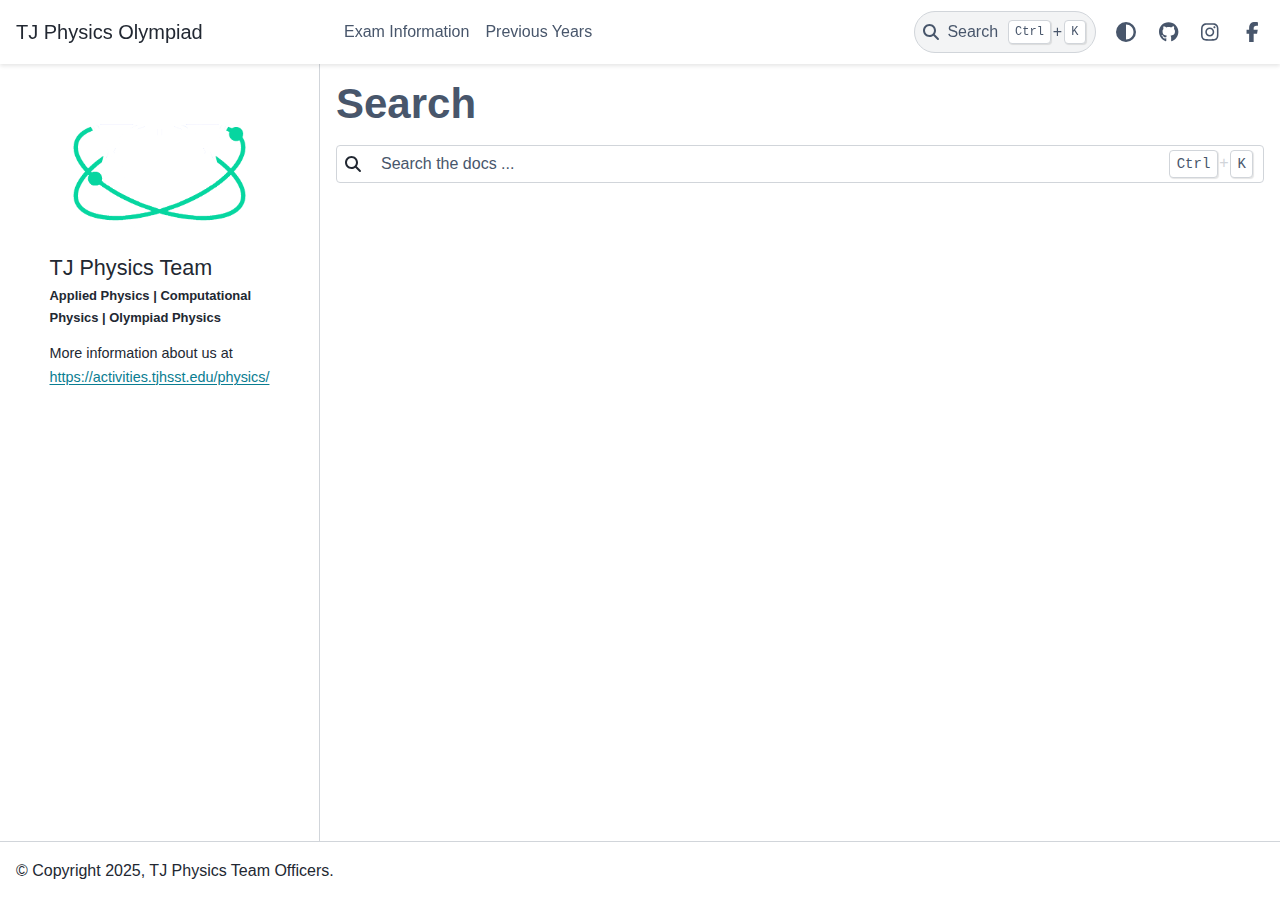
<file: search.html>
<!DOCTYPE html>


<html lang="en" data-content_root="./" >

  <head>
    <meta charset="utf-8" />
    <meta name="viewport" content="width=device-width, initial-scale=1.0" /><title>Search - TJ Physics Olympiad</title>
  
  
  
  <script data-cfasync="false">
    document.documentElement.dataset.mode = localStorage.getItem("mode") || "";
    document.documentElement.dataset.theme = localStorage.getItem("theme") || "";
  </script>
  <!-- 
    this give us a css class that will be invisible only if js is disabled 
  -->
  <noscript>
    <style>
      .pst-js-only { display: none !important; }

    </style>
  </noscript>
  
  <!-- Loaded before other Sphinx assets -->
  <link href="_static/styles/theme.css?digest=26a4bc78f4c0ddb94549" rel="stylesheet" />
<link href="_static/styles/pydata-sphinx-theme.css?digest=26a4bc78f4c0ddb94549" rel="stylesheet" />

    <link rel="stylesheet" type="text/css" href="_static/pygments.css?v=a746c00c" />
    <link rel="stylesheet" type="text/css" href="_static/custom.css?v=8c1727cc" />
  
  <!-- So that users can add custom icons -->
  <script src="_static/scripts/fontawesome.js?digest=26a4bc78f4c0ddb94549"></script>
  <!-- Pre-loaded scripts that we'll load fully later -->
  <link rel="preload" as="script" href="_static/scripts/bootstrap.js?digest=26a4bc78f4c0ddb94549" />
<link rel="preload" as="script" href="_static/scripts/pydata-sphinx-theme.js?digest=26a4bc78f4c0ddb94549" />

    <script src="_static/documentation_options.js?v=5929fcd5"></script>
    <script src="_static/doctools.js?v=9bcbadda"></script>
    <script src="_static/sphinx_highlight.js?v=dc90522c"></script>
    <script>DOCUMENTATION_OPTIONS.pagename = 'search';</script>
  <script src="_static/searchtools.js"></script>
  <script src="_static/language_data.js"></script>
  <script src="searchindex.js"></script>
    <link rel="icon" href="_static/favicon.png"/>
    <link rel="index" title="Index" href="genindex.html" />
    <link rel="search" title="Search" href="#" />
  <meta name="viewport" content="width=device-width, initial-scale=1"/>
  <meta name="docsearch:language" content="en"/>
  <meta name="docsearch:version" content="" />
  </head>
  
  
  <body data-bs-spy="scroll" data-bs-target=".bd-toc-nav" data-offset="180" data-bs-root-margin="0px 0px -60%" data-default-mode="">

  
  
  <div id="pst-skip-link" class="skip-link d-print-none"><a href="#main-content">Skip to main content</a></div>
  
  <div id="pst-scroll-pixel-helper"></div>
  
  <button type="button" class="btn rounded-pill" id="pst-back-to-top">
    <i class="fa-solid fa-arrow-up"></i>Back to top</button>

  
  <dialog id="pst-search-dialog">
    
<form class="bd-search d-flex align-items-center"
      action="#"
      method="get">
  <i class="fa-solid fa-magnifying-glass"></i>
  <input type="search"
         class="form-control"
         name="q"
         placeholder="Search the docs ..."
         aria-label="Search the docs ..."
         autocomplete="off"
         autocorrect="off"
         autocapitalize="off"
         spellcheck="false"/>
  <span class="search-button__kbd-shortcut"><kbd class="kbd-shortcut__modifier">Ctrl</kbd>+<kbd>K</kbd></span>
</form>
  </dialog>

  <div class="pst-async-banner-revealer d-none">
  <aside id="bd-header-version-warning" class="d-none d-print-none" aria-label="Version warning"></aside>
</div>

  
    <header class="bd-header navbar navbar-expand-lg bd-navbar d-print-none">
<div class="bd-header__inner bd-page-width">
  <button class="pst-navbar-icon sidebar-toggle primary-toggle" aria-label="Site navigation">
    <span class="fa-solid fa-bars"></span>
  </button>
  
  
  <div class="col-lg-3 navbar-header-items__start">
    
      <div class="navbar-item">

  
    
  

<a class="navbar-brand logo" href="index.html">
  
  
  
  
  
  
    <p class="title logo__title">TJ Physics Olympiad</p>
  
</a></div>
    
  </div>
  
  <div class="col-lg-9 navbar-header-items">
    
    <div class="me-auto navbar-header-items__center">
      
        <div class="navbar-item">
<nav>
  <ul class="bd-navbar-elements navbar-nav">
    
<li class="nav-item ">
  <a class="nav-link nav-internal" href="exam-info.html">
    Exam Information
  </a>
</li>


<li class="nav-item ">
  <a class="nav-link nav-internal" href="old/index.html">
    Previous Years
  </a>
</li>

  </ul>
</nav></div>
      
    </div>
    
    
    <div class="navbar-header-items__end">
      
        <div class="navbar-item navbar-persistent--container">
          

<button class="btn search-button-field search-button__button pst-js-only" title="Search" aria-label="Search" data-bs-placement="bottom" data-bs-toggle="tooltip">
 <i class="fa-solid fa-magnifying-glass"></i>
 <span class="search-button__default-text">Search</span>
 <span class="search-button__kbd-shortcut"><kbd class="kbd-shortcut__modifier">Ctrl</kbd>+<kbd class="kbd-shortcut__modifier">K</kbd></span>
</button>
        </div>
      
      
        <div class="navbar-item">

<button class="btn btn-sm nav-link pst-navbar-icon theme-switch-button pst-js-only" aria-label="Color mode" data-bs-title="Color mode"  data-bs-placement="bottom" data-bs-toggle="tooltip">
  <i class="theme-switch fa-solid fa-sun                fa-lg" data-mode="light" title="Light"></i>
  <i class="theme-switch fa-solid fa-moon               fa-lg" data-mode="dark"  title="Dark"></i>
  <i class="theme-switch fa-solid fa-circle-half-stroke fa-lg" data-mode="auto"  title="System Settings"></i>
</button></div>
      
        <div class="navbar-item"><ul class="navbar-icon-links"
    aria-label="Icon Links">
        <li class="nav-item">
          
          
          
          
          
          
          
          
          <a href="https://github.com/tjphysicsteam/tjpho" title="GitHub" class="nav-link pst-navbar-icon" rel="noopener" target="_blank" data-bs-toggle="tooltip" data-bs-placement="bottom"><i class="fa-brands fa-github fa-lg" aria-hidden="true"></i>
            <span class="sr-only">GitHub</span></a>
        </li>
        <li class="nav-item">
          
          
          
          
          
          
          
          
          <a href="https://www.instagram.com/tjpho/" title="Instagram" class="nav-link pst-navbar-icon" rel="noopener" target="_blank" data-bs-toggle="tooltip" data-bs-placement="bottom"><i class="fa-brands fa-instagram fa-lg" aria-hidden="true"></i>
            <span class="sr-only">Instagram</span></a>
        </li>
        <li class="nav-item">
          
          
          
          
          
          
          
          
          <a href="https://www.facebook.com/groups/tjphysicsteam/" title="Facebook" class="nav-link pst-navbar-icon" rel="noopener" target="_blank" data-bs-toggle="tooltip" data-bs-placement="bottom"><i class="fa-brands fa-facebook-f fa-lg" aria-hidden="true"></i>
            <span class="sr-only">Facebook</span></a>
        </li>
</ul></div>
      
    </div>
    
  </div>
  
  
    <div class="navbar-persistent--mobile">

<button class="btn search-button-field search-button__button pst-js-only" title="Search" aria-label="Search" data-bs-placement="bottom" data-bs-toggle="tooltip">
 <i class="fa-solid fa-magnifying-glass"></i>
 <span class="search-button__default-text">Search</span>
 <span class="search-button__kbd-shortcut"><kbd class="kbd-shortcut__modifier">Ctrl</kbd>+<kbd class="kbd-shortcut__modifier">K</kbd></span>
</button>
    </div>
  

  
</div>

    </header>
  

  <div class="bd-container">
    <div class="bd-container__inner bd-page-width">
      
      
      
        
      
      <dialog id="pst-primary-sidebar-modal"></dialog>
      <div id="pst-primary-sidebar" class="bd-sidebar-primary bd-sidebar">
        

  
  <div class="sidebar-header-items sidebar-primary__section">
    
    
      <div class="sidebar-header-items__center">
        
          
          
            <div class="navbar-item">
<nav>
  <ul class="bd-navbar-elements navbar-nav">
    
<li class="nav-item ">
  <a class="nav-link nav-internal" href="exam-info.html">
    Exam Information
  </a>
</li>


<li class="nav-item ">
  <a class="nav-link nav-internal" href="old/index.html">
    Previous Years
  </a>
</li>

  </ul>
</nav></div>
          
        
      </div>
    
    
    
      <div class="sidebar-header-items__end">
        
          <div class="navbar-item">

<button class="btn btn-sm nav-link pst-navbar-icon theme-switch-button pst-js-only" aria-label="Color mode" data-bs-title="Color mode"  data-bs-placement="bottom" data-bs-toggle="tooltip">
  <i class="theme-switch fa-solid fa-sun                fa-lg" data-mode="light" title="Light"></i>
  <i class="theme-switch fa-solid fa-moon               fa-lg" data-mode="dark"  title="Dark"></i>
  <i class="theme-switch fa-solid fa-circle-half-stroke fa-lg" data-mode="auto"  title="System Settings"></i>
</button></div>
        
          <div class="navbar-item"><ul class="navbar-icon-links"
    aria-label="Icon Links">
        <li class="nav-item">
          
          
          
          
          
          
          
          
          <a href="https://github.com/tjphysicsteam/tjpho" title="GitHub" class="nav-link pst-navbar-icon" rel="noopener" target="_blank" data-bs-toggle="tooltip" data-bs-placement="bottom"><i class="fa-brands fa-github fa-lg" aria-hidden="true"></i>
            <span class="sr-only">GitHub</span></a>
        </li>
        <li class="nav-item">
          
          
          
          
          
          
          
          
          <a href="https://www.instagram.com/tjpho/" title="Instagram" class="nav-link pst-navbar-icon" rel="noopener" target="_blank" data-bs-toggle="tooltip" data-bs-placement="bottom"><i class="fa-brands fa-instagram fa-lg" aria-hidden="true"></i>
            <span class="sr-only">Instagram</span></a>
        </li>
        <li class="nav-item">
          
          
          
          
          
          
          
          
          <a href="https://www.facebook.com/groups/tjphysicsteam/" title="Facebook" class="nav-link pst-navbar-icon" rel="noopener" target="_blank" data-bs-toggle="tooltip" data-bs-placement="bottom"><i class="fa-brands fa-facebook-f fa-lg" aria-hidden="true"></i>
            <span class="sr-only">Facebook</span></a>
        </li>
</ul></div>
        
      </div>
    
  </div>
  
    <div class="sidebar-primary-items__start sidebar-primary__section">
        <div class="sidebar-primary-item"><div id="logo-pic"><img src="_static/logo.png" /></div>

<div class="bio-info">
    <div class="name">
        TJ Physics Team
    </div>
    <div class="focusareas">
        Applied Physics | Computational Physics | Olympiad Physics
    </div>

    <div class="website-link">
        More information about us at
      <a href="https://activities.tjhsst.edu/physics/">https://activities.tjhsst.edu/physics/</a>
    </div>
</div></div>
    </div>
  
  
  <div class="sidebar-primary-items__end sidebar-primary__section">
  </div>
  
  <div id="rtd-footer-container"></div>


      </div>
      
      <main id="main-content" class="bd-main" role="main">
        
        
          <div class="bd-content">
            <div class="bd-article-container">
              
              <div class="bd-header-article d-print-none"></div>
              
              
  <div class="bd-search-container">
    <h1>Search</h1>
    <noscript>
      <div class="admonition error">
        <p class="admonition-title">Error</p>
        <p>Please activate JavaScript to enable the search functionality.</p>
      </div>
    </noscript>
    
<form class="bd-search d-flex align-items-center"
      action="#"
      method="get">
  <i class="fa-solid fa-magnifying-glass"></i>
  <input type="search"
         class="form-control"
         name="q"
         placeholder="Search the docs ..."
         aria-label="Search the docs ..."
         autocomplete="off"
         autocorrect="off"
         autocapitalize="off"
         spellcheck="false"/>
  <span class="search-button__kbd-shortcut"><kbd class="kbd-shortcut__modifier">Ctrl</kbd>+<kbd>K</kbd></span>
</form>
    <div id="search-results"></div>
  </div>
  <script>
    // Activate the search field on page load
    let searchInput = document.querySelector("form.bd-search input");
    if (searchInput) {
        searchInput.focus();
        searchInput.select();
        console.log("[PST]: Set focus on search field.");
    }
  </script>

              
              
              
              
                <footer class="prev-next-footer d-print-none">
                  
<div class="prev-next-area">
</div>
                </footer>
              
            </div>
            
            
              
            
          </div>
          <footer class="bd-footer-content">
            
          </footer>
        
      </main>
    </div>
  </div>
  
  <!-- Scripts loaded after <body> so the DOM is not blocked -->
  <script defer src="_static/scripts/bootstrap.js?digest=26a4bc78f4c0ddb94549"></script>
<script defer src="_static/scripts/pydata-sphinx-theme.js?digest=26a4bc78f4c0ddb94549"></script>

  <footer class="bd-footer">
<div class="bd-footer__inner bd-page-width">
  
    <div class="footer-items__start">
      
        <div class="footer-item">

  <p class="copyright">
    
      © Copyright 2025, TJ Physics Team Officers.
      <br/>
    
  </p>
</div>
      
    </div>
  
  
  
</div>

  </footer>
  </body>
</html>
</file>
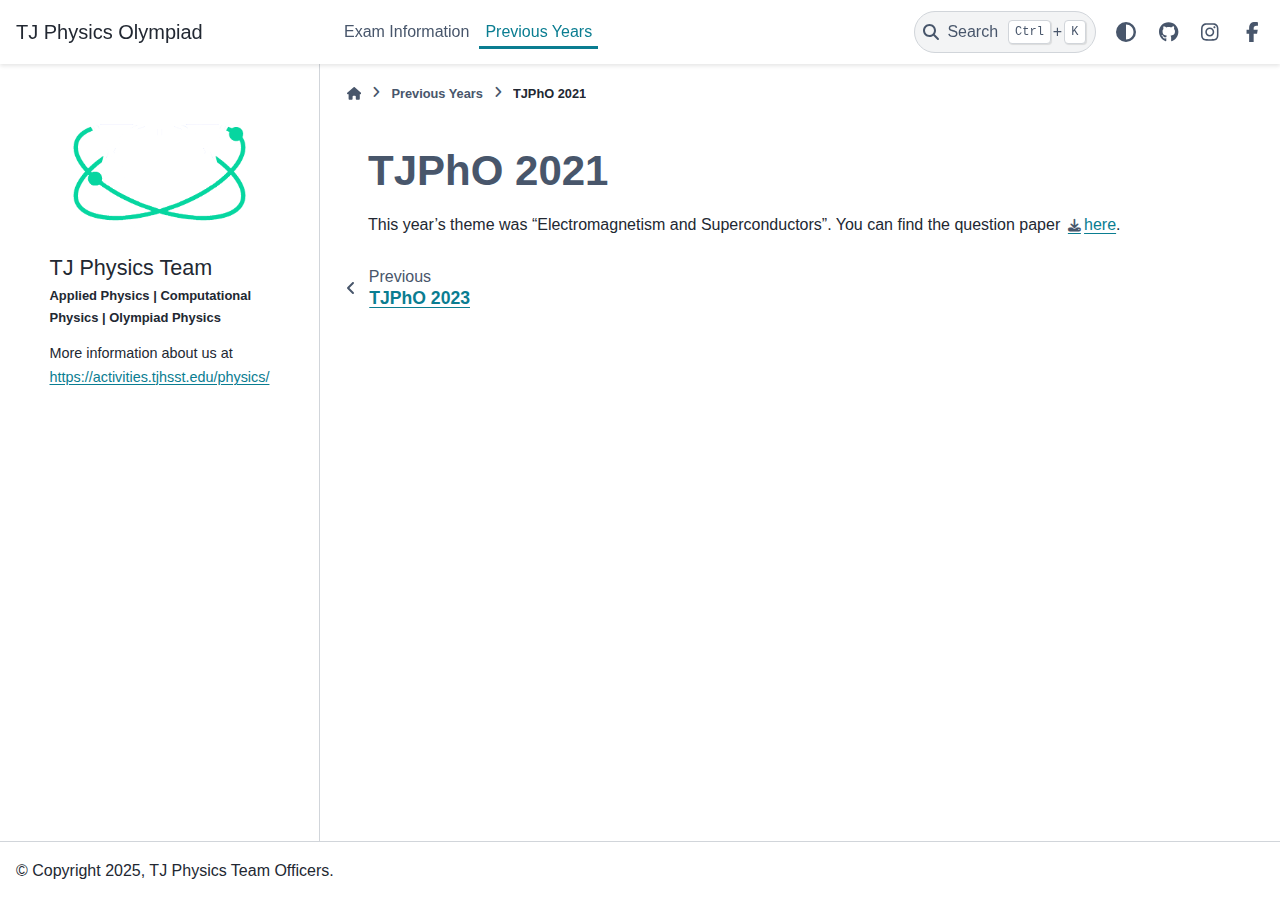
<file: old/tjpho21.html>
<!DOCTYPE html>


<html lang="en" data-content_root="../" >

  <head>
    <meta charset="utf-8" />
    <meta name="viewport" content="width=device-width, initial-scale=1.0" /><meta name="viewport" content="width=device-width, initial-scale=1" />

    <title>TJPhO 2021 &#8212; TJ Physics Olympiad</title>
  
  
  
  <script data-cfasync="false">
    document.documentElement.dataset.mode = localStorage.getItem("mode") || "";
    document.documentElement.dataset.theme = localStorage.getItem("theme") || "";
  </script>
  <!-- 
    this give us a css class that will be invisible only if js is disabled 
  -->
  <noscript>
    <style>
      .pst-js-only { display: none !important; }

    </style>
  </noscript>
  
  <!-- Loaded before other Sphinx assets -->
  <link href="../_static/styles/theme.css?digest=26a4bc78f4c0ddb94549" rel="stylesheet" />
<link href="../_static/styles/pydata-sphinx-theme.css?digest=26a4bc78f4c0ddb94549" rel="stylesheet" />

    <link rel="stylesheet" type="text/css" href="../_static/pygments.css?v=a746c00c" />
    <link rel="stylesheet" type="text/css" href="../_static/custom.css?v=8c1727cc" />
  
  <!-- So that users can add custom icons -->
  <script src="../_static/scripts/fontawesome.js?digest=26a4bc78f4c0ddb94549"></script>
  <!-- Pre-loaded scripts that we'll load fully later -->
  <link rel="preload" as="script" href="../_static/scripts/bootstrap.js?digest=26a4bc78f4c0ddb94549" />
<link rel="preload" as="script" href="../_static/scripts/pydata-sphinx-theme.js?digest=26a4bc78f4c0ddb94549" />

    <script src="../_static/documentation_options.js?v=5929fcd5"></script>
    <script src="../_static/doctools.js?v=9bcbadda"></script>
    <script src="../_static/sphinx_highlight.js?v=dc90522c"></script>
    <script>DOCUMENTATION_OPTIONS.pagename = 'old/tjpho21';</script>
    <link rel="icon" href="../_static/favicon.png"/>
    <link rel="index" title="Index" href="../genindex.html" />
    <link rel="search" title="Search" href="../search.html" />
    <link rel="prev" title="TJPhO 2023" href="tjpho23.html" />
  <meta name="viewport" content="width=device-width, initial-scale=1"/>
  <meta name="docsearch:language" content="en"/>
  <meta name="docsearch:version" content="" />
  </head>
  
  
  <body data-bs-spy="scroll" data-bs-target=".bd-toc-nav" data-offset="180" data-bs-root-margin="0px 0px -60%" data-default-mode="">

  
  
  <div id="pst-skip-link" class="skip-link d-print-none"><a href="#main-content">Skip to main content</a></div>
  
  <div id="pst-scroll-pixel-helper"></div>
  
  <button type="button" class="btn rounded-pill" id="pst-back-to-top">
    <i class="fa-solid fa-arrow-up"></i>Back to top</button>

  
  <dialog id="pst-search-dialog">
    
<form class="bd-search d-flex align-items-center"
      action="../search.html"
      method="get">
  <i class="fa-solid fa-magnifying-glass"></i>
  <input type="search"
         class="form-control"
         name="q"
         placeholder="Search the docs ..."
         aria-label="Search the docs ..."
         autocomplete="off"
         autocorrect="off"
         autocapitalize="off"
         spellcheck="false"/>
  <span class="search-button__kbd-shortcut"><kbd class="kbd-shortcut__modifier">Ctrl</kbd>+<kbd>K</kbd></span>
</form>
  </dialog>

  <div class="pst-async-banner-revealer d-none">
  <aside id="bd-header-version-warning" class="d-none d-print-none" aria-label="Version warning"></aside>
</div>

  
    <header class="bd-header navbar navbar-expand-lg bd-navbar d-print-none">
<div class="bd-header__inner bd-page-width">
  <button class="pst-navbar-icon sidebar-toggle primary-toggle" aria-label="Site navigation">
    <span class="fa-solid fa-bars"></span>
  </button>
  
  
  <div class="col-lg-3 navbar-header-items__start">
    
      <div class="navbar-item">

  
    
  

<a class="navbar-brand logo" href="../index.html">
  
  
  
  
  
  
    <p class="title logo__title">TJ Physics Olympiad</p>
  
</a></div>
    
  </div>
  
  <div class="col-lg-9 navbar-header-items">
    
    <div class="me-auto navbar-header-items__center">
      
        <div class="navbar-item">
<nav>
  <ul class="bd-navbar-elements navbar-nav">
    
<li class="nav-item ">
  <a class="nav-link nav-internal" href="../exam-info.html">
    Exam Information
  </a>
</li>


<li class="nav-item current active">
  <a class="nav-link nav-internal" href="index.html">
    Previous Years
  </a>
</li>

  </ul>
</nav></div>
      
    </div>
    
    
    <div class="navbar-header-items__end">
      
        <div class="navbar-item navbar-persistent--container">
          

<button class="btn search-button-field search-button__button pst-js-only" title="Search" aria-label="Search" data-bs-placement="bottom" data-bs-toggle="tooltip">
 <i class="fa-solid fa-magnifying-glass"></i>
 <span class="search-button__default-text">Search</span>
 <span class="search-button__kbd-shortcut"><kbd class="kbd-shortcut__modifier">Ctrl</kbd>+<kbd class="kbd-shortcut__modifier">K</kbd></span>
</button>
        </div>
      
      
        <div class="navbar-item">

<button class="btn btn-sm nav-link pst-navbar-icon theme-switch-button pst-js-only" aria-label="Color mode" data-bs-title="Color mode"  data-bs-placement="bottom" data-bs-toggle="tooltip">
  <i class="theme-switch fa-solid fa-sun                fa-lg" data-mode="light" title="Light"></i>
  <i class="theme-switch fa-solid fa-moon               fa-lg" data-mode="dark"  title="Dark"></i>
  <i class="theme-switch fa-solid fa-circle-half-stroke fa-lg" data-mode="auto"  title="System Settings"></i>
</button></div>
      
        <div class="navbar-item"><ul class="navbar-icon-links"
    aria-label="Icon Links">
        <li class="nav-item">
          
          
          
          
          
          
          
          
          <a href="https://github.com/tjphysicsteam/tjpho" title="GitHub" class="nav-link pst-navbar-icon" rel="noopener" target="_blank" data-bs-toggle="tooltip" data-bs-placement="bottom"><i class="fa-brands fa-github fa-lg" aria-hidden="true"></i>
            <span class="sr-only">GitHub</span></a>
        </li>
        <li class="nav-item">
          
          
          
          
          
          
          
          
          <a href="https://www.instagram.com/tjpho/" title="Instagram" class="nav-link pst-navbar-icon" rel="noopener" target="_blank" data-bs-toggle="tooltip" data-bs-placement="bottom"><i class="fa-brands fa-instagram fa-lg" aria-hidden="true"></i>
            <span class="sr-only">Instagram</span></a>
        </li>
        <li class="nav-item">
          
          
          
          
          
          
          
          
          <a href="https://www.facebook.com/groups/tjphysicsteam/" title="Facebook" class="nav-link pst-navbar-icon" rel="noopener" target="_blank" data-bs-toggle="tooltip" data-bs-placement="bottom"><i class="fa-brands fa-facebook-f fa-lg" aria-hidden="true"></i>
            <span class="sr-only">Facebook</span></a>
        </li>
</ul></div>
      
    </div>
    
  </div>
  
  
    <div class="navbar-persistent--mobile">

<button class="btn search-button-field search-button__button pst-js-only" title="Search" aria-label="Search" data-bs-placement="bottom" data-bs-toggle="tooltip">
 <i class="fa-solid fa-magnifying-glass"></i>
 <span class="search-button__default-text">Search</span>
 <span class="search-button__kbd-shortcut"><kbd class="kbd-shortcut__modifier">Ctrl</kbd>+<kbd class="kbd-shortcut__modifier">K</kbd></span>
</button>
    </div>
  

  
</div>

    </header>
  

  <div class="bd-container">
    <div class="bd-container__inner bd-page-width">
      
      
      
      <dialog id="pst-primary-sidebar-modal"></dialog>
      <div id="pst-primary-sidebar" class="bd-sidebar-primary bd-sidebar">
        

  
  <div class="sidebar-header-items sidebar-primary__section">
    
    
      <div class="sidebar-header-items__center">
        
          
          
            <div class="navbar-item">
<nav>
  <ul class="bd-navbar-elements navbar-nav">
    
<li class="nav-item ">
  <a class="nav-link nav-internal" href="../exam-info.html">
    Exam Information
  </a>
</li>


<li class="nav-item current active">
  <a class="nav-link nav-internal" href="index.html">
    Previous Years
  </a>
</li>

  </ul>
</nav></div>
          
        
      </div>
    
    
    
      <div class="sidebar-header-items__end">
        
          <div class="navbar-item">

<button class="btn btn-sm nav-link pst-navbar-icon theme-switch-button pst-js-only" aria-label="Color mode" data-bs-title="Color mode"  data-bs-placement="bottom" data-bs-toggle="tooltip">
  <i class="theme-switch fa-solid fa-sun                fa-lg" data-mode="light" title="Light"></i>
  <i class="theme-switch fa-solid fa-moon               fa-lg" data-mode="dark"  title="Dark"></i>
  <i class="theme-switch fa-solid fa-circle-half-stroke fa-lg" data-mode="auto"  title="System Settings"></i>
</button></div>
        
          <div class="navbar-item"><ul class="navbar-icon-links"
    aria-label="Icon Links">
        <li class="nav-item">
          
          
          
          
          
          
          
          
          <a href="https://github.com/tjphysicsteam/tjpho" title="GitHub" class="nav-link pst-navbar-icon" rel="noopener" target="_blank" data-bs-toggle="tooltip" data-bs-placement="bottom"><i class="fa-brands fa-github fa-lg" aria-hidden="true"></i>
            <span class="sr-only">GitHub</span></a>
        </li>
        <li class="nav-item">
          
          
          
          
          
          
          
          
          <a href="https://www.instagram.com/tjpho/" title="Instagram" class="nav-link pst-navbar-icon" rel="noopener" target="_blank" data-bs-toggle="tooltip" data-bs-placement="bottom"><i class="fa-brands fa-instagram fa-lg" aria-hidden="true"></i>
            <span class="sr-only">Instagram</span></a>
        </li>
        <li class="nav-item">
          
          
          
          
          
          
          
          
          <a href="https://www.facebook.com/groups/tjphysicsteam/" title="Facebook" class="nav-link pst-navbar-icon" rel="noopener" target="_blank" data-bs-toggle="tooltip" data-bs-placement="bottom"><i class="fa-brands fa-facebook-f fa-lg" aria-hidden="true"></i>
            <span class="sr-only">Facebook</span></a>
        </li>
</ul></div>
        
      </div>
    
  </div>
  
    <div class="sidebar-primary-items__start sidebar-primary__section">
        <div class="sidebar-primary-item"><div id="logo-pic"><img src="../_static/logo.png" /></div>

<div class="bio-info">
    <div class="name">
        TJ Physics Team
    </div>
    <div class="focusareas">
        Applied Physics | Computational Physics | Olympiad Physics
    </div>

    <div class="website-link">
        More information about us at
      <a href="https://activities.tjhsst.edu/physics/">https://activities.tjhsst.edu/physics/</a>
    </div>
</div></div>
    </div>
  
  
  <div class="sidebar-primary-items__end sidebar-primary__section">
  </div>
  
  <div id="rtd-footer-container"></div>


      </div>
      
      <main id="main-content" class="bd-main" role="main">
        
        
          <div class="bd-content">
            <div class="bd-article-container">
              
              <div class="bd-header-article d-print-none">
<div class="header-article-items header-article__inner">
  
    <div class="header-article-items__start">
      
        <div class="header-article-item">

<nav aria-label="Breadcrumb" class="d-print-none">
  <ul class="bd-breadcrumbs">
    
    <li class="breadcrumb-item breadcrumb-home">
      <a href="../index.html" class="nav-link" aria-label="Home">
        <i class="fa-solid fa-home"></i>
      </a>
    </li>
    
    <li class="breadcrumb-item"><a href="index.html" class="nav-link">Previous Years</a></li>
    
    <li class="breadcrumb-item active" aria-current="page"><span class="ellipsis">TJPhO 2021</span></li>
  </ul>
</nav>
</div>
      
    </div>
  
  
</div>
</div>
              
              
              
                
<div id="searchbox"></div>
                <article class="bd-article">
                  
  <section class="tex2jax_ignore mathjax_ignore" id="tjpho-2021">
<h1>TJPhO 2021<a class="headerlink" href="#tjpho-2021" title="Link to this heading">#</a></h1>
<p>This year’s theme was “Electromagnetism and Superconductors”.
You can find the question paper <a class="reference download internal" download="" href="../_downloads/c44656fcedbfc4f481081127eb4323f7/2021_TJPhO.pdf"><span class="xref download myst">here</span></a>.</p>
</section>


                </article>
              
              
              
              
              
                <footer class="prev-next-footer d-print-none">
                  
<div class="prev-next-area">
    <a class="left-prev"
       href="tjpho23.html"
       title="previous page">
      <i class="fa-solid fa-angle-left"></i>
      <div class="prev-next-info">
        <p class="prev-next-subtitle">previous</p>
        <p class="prev-next-title">TJPhO 2023</p>
      </div>
    </a>
</div>
                </footer>
              
            </div>
            
            
              
            
          </div>
          <footer class="bd-footer-content">
            
          </footer>
        
      </main>
    </div>
  </div>
  
  <!-- Scripts loaded after <body> so the DOM is not blocked -->
  <script defer src="../_static/scripts/bootstrap.js?digest=26a4bc78f4c0ddb94549"></script>
<script defer src="../_static/scripts/pydata-sphinx-theme.js?digest=26a4bc78f4c0ddb94549"></script>

  <footer class="bd-footer">
<div class="bd-footer__inner bd-page-width">
  
    <div class="footer-items__start">
      
        <div class="footer-item">

  <p class="copyright">
    
      © Copyright 2025, TJ Physics Team Officers.
      <br/>
    
  </p>
</div>
      
    </div>
  
  
  
</div>

  </footer>
  </body>
</html>
</file>
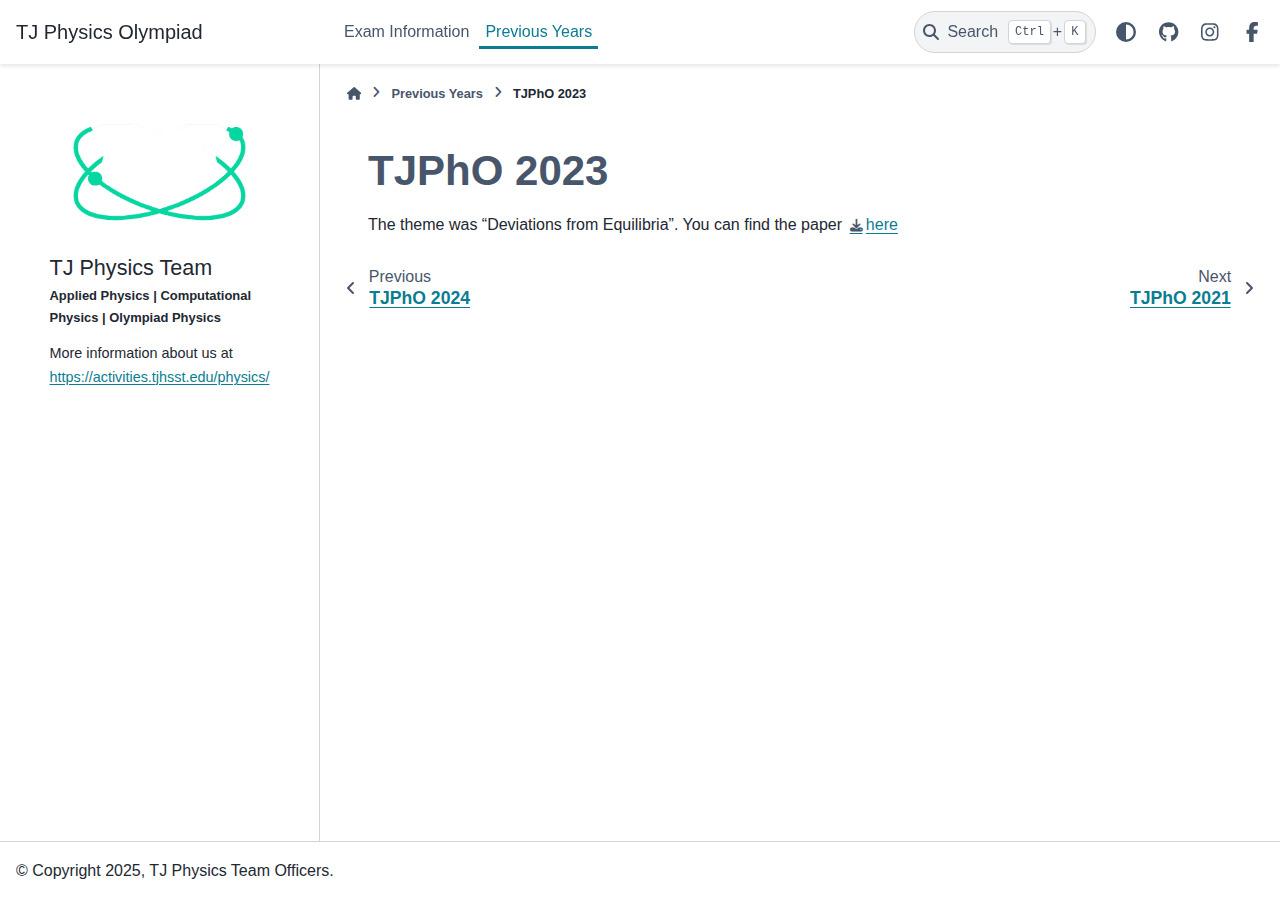
<file: old/tjpho23.html>
<!DOCTYPE html>


<html lang="en" data-content_root="../" >

  <head>
    <meta charset="utf-8" />
    <meta name="viewport" content="width=device-width, initial-scale=1.0" /><meta name="viewport" content="width=device-width, initial-scale=1" />

    <title>TJPhO 2023 &#8212; TJ Physics Olympiad</title>
  
  
  
  <script data-cfasync="false">
    document.documentElement.dataset.mode = localStorage.getItem("mode") || "";
    document.documentElement.dataset.theme = localStorage.getItem("theme") || "";
  </script>
  <!-- 
    this give us a css class that will be invisible only if js is disabled 
  -->
  <noscript>
    <style>
      .pst-js-only { display: none !important; }

    </style>
  </noscript>
  
  <!-- Loaded before other Sphinx assets -->
  <link href="../_static/styles/theme.css?digest=26a4bc78f4c0ddb94549" rel="stylesheet" />
<link href="../_static/styles/pydata-sphinx-theme.css?digest=26a4bc78f4c0ddb94549" rel="stylesheet" />

    <link rel="stylesheet" type="text/css" href="../_static/pygments.css?v=a746c00c" />
    <link rel="stylesheet" type="text/css" href="../_static/custom.css?v=8c1727cc" />
  
  <!-- So that users can add custom icons -->
  <script src="../_static/scripts/fontawesome.js?digest=26a4bc78f4c0ddb94549"></script>
  <!-- Pre-loaded scripts that we'll load fully later -->
  <link rel="preload" as="script" href="../_static/scripts/bootstrap.js?digest=26a4bc78f4c0ddb94549" />
<link rel="preload" as="script" href="../_static/scripts/pydata-sphinx-theme.js?digest=26a4bc78f4c0ddb94549" />

    <script src="../_static/documentation_options.js?v=5929fcd5"></script>
    <script src="../_static/doctools.js?v=9bcbadda"></script>
    <script src="../_static/sphinx_highlight.js?v=dc90522c"></script>
    <script>DOCUMENTATION_OPTIONS.pagename = 'old/tjpho23';</script>
    <link rel="icon" href="../_static/favicon.png"/>
    <link rel="index" title="Index" href="../genindex.html" />
    <link rel="search" title="Search" href="../search.html" />
    <link rel="next" title="TJPhO 2021" href="tjpho21.html" />
    <link rel="prev" title="TJPhO 2024" href="tjpho24.html" />
  <meta name="viewport" content="width=device-width, initial-scale=1"/>
  <meta name="docsearch:language" content="en"/>
  <meta name="docsearch:version" content="" />
  </head>
  
  
  <body data-bs-spy="scroll" data-bs-target=".bd-toc-nav" data-offset="180" data-bs-root-margin="0px 0px -60%" data-default-mode="">

  
  
  <div id="pst-skip-link" class="skip-link d-print-none"><a href="#main-content">Skip to main content</a></div>
  
  <div id="pst-scroll-pixel-helper"></div>
  
  <button type="button" class="btn rounded-pill" id="pst-back-to-top">
    <i class="fa-solid fa-arrow-up"></i>Back to top</button>

  
  <dialog id="pst-search-dialog">
    
<form class="bd-search d-flex align-items-center"
      action="../search.html"
      method="get">
  <i class="fa-solid fa-magnifying-glass"></i>
  <input type="search"
         class="form-control"
         name="q"
         placeholder="Search the docs ..."
         aria-label="Search the docs ..."
         autocomplete="off"
         autocorrect="off"
         autocapitalize="off"
         spellcheck="false"/>
  <span class="search-button__kbd-shortcut"><kbd class="kbd-shortcut__modifier">Ctrl</kbd>+<kbd>K</kbd></span>
</form>
  </dialog>

  <div class="pst-async-banner-revealer d-none">
  <aside id="bd-header-version-warning" class="d-none d-print-none" aria-label="Version warning"></aside>
</div>

  
    <header class="bd-header navbar navbar-expand-lg bd-navbar d-print-none">
<div class="bd-header__inner bd-page-width">
  <button class="pst-navbar-icon sidebar-toggle primary-toggle" aria-label="Site navigation">
    <span class="fa-solid fa-bars"></span>
  </button>
  
  
  <div class="col-lg-3 navbar-header-items__start">
    
      <div class="navbar-item">

  
    
  

<a class="navbar-brand logo" href="../index.html">
  
  
  
  
  
  
    <p class="title logo__title">TJ Physics Olympiad</p>
  
</a></div>
    
  </div>
  
  <div class="col-lg-9 navbar-header-items">
    
    <div class="me-auto navbar-header-items__center">
      
        <div class="navbar-item">
<nav>
  <ul class="bd-navbar-elements navbar-nav">
    
<li class="nav-item ">
  <a class="nav-link nav-internal" href="../exam-info.html">
    Exam Information
  </a>
</li>


<li class="nav-item current active">
  <a class="nav-link nav-internal" href="index.html">
    Previous Years
  </a>
</li>

  </ul>
</nav></div>
      
    </div>
    
    
    <div class="navbar-header-items__end">
      
        <div class="navbar-item navbar-persistent--container">
          

<button class="btn search-button-field search-button__button pst-js-only" title="Search" aria-label="Search" data-bs-placement="bottom" data-bs-toggle="tooltip">
 <i class="fa-solid fa-magnifying-glass"></i>
 <span class="search-button__default-text">Search</span>
 <span class="search-button__kbd-shortcut"><kbd class="kbd-shortcut__modifier">Ctrl</kbd>+<kbd class="kbd-shortcut__modifier">K</kbd></span>
</button>
        </div>
      
      
        <div class="navbar-item">

<button class="btn btn-sm nav-link pst-navbar-icon theme-switch-button pst-js-only" aria-label="Color mode" data-bs-title="Color mode"  data-bs-placement="bottom" data-bs-toggle="tooltip">
  <i class="theme-switch fa-solid fa-sun                fa-lg" data-mode="light" title="Light"></i>
  <i class="theme-switch fa-solid fa-moon               fa-lg" data-mode="dark"  title="Dark"></i>
  <i class="theme-switch fa-solid fa-circle-half-stroke fa-lg" data-mode="auto"  title="System Settings"></i>
</button></div>
      
        <div class="navbar-item"><ul class="navbar-icon-links"
    aria-label="Icon Links">
        <li class="nav-item">
          
          
          
          
          
          
          
          
          <a href="https://github.com/tjphysicsteam/tjpho" title="GitHub" class="nav-link pst-navbar-icon" rel="noopener" target="_blank" data-bs-toggle="tooltip" data-bs-placement="bottom"><i class="fa-brands fa-github fa-lg" aria-hidden="true"></i>
            <span class="sr-only">GitHub</span></a>
        </li>
        <li class="nav-item">
          
          
          
          
          
          
          
          
          <a href="https://www.instagram.com/tjpho/" title="Instagram" class="nav-link pst-navbar-icon" rel="noopener" target="_blank" data-bs-toggle="tooltip" data-bs-placement="bottom"><i class="fa-brands fa-instagram fa-lg" aria-hidden="true"></i>
            <span class="sr-only">Instagram</span></a>
        </li>
        <li class="nav-item">
          
          
          
          
          
          
          
          
          <a href="https://www.facebook.com/groups/tjphysicsteam/" title="Facebook" class="nav-link pst-navbar-icon" rel="noopener" target="_blank" data-bs-toggle="tooltip" data-bs-placement="bottom"><i class="fa-brands fa-facebook-f fa-lg" aria-hidden="true"></i>
            <span class="sr-only">Facebook</span></a>
        </li>
</ul></div>
      
    </div>
    
  </div>
  
  
    <div class="navbar-persistent--mobile">

<button class="btn search-button-field search-button__button pst-js-only" title="Search" aria-label="Search" data-bs-placement="bottom" data-bs-toggle="tooltip">
 <i class="fa-solid fa-magnifying-glass"></i>
 <span class="search-button__default-text">Search</span>
 <span class="search-button__kbd-shortcut"><kbd class="kbd-shortcut__modifier">Ctrl</kbd>+<kbd class="kbd-shortcut__modifier">K</kbd></span>
</button>
    </div>
  

  
</div>

    </header>
  

  <div class="bd-container">
    <div class="bd-container__inner bd-page-width">
      
      
      
      <dialog id="pst-primary-sidebar-modal"></dialog>
      <div id="pst-primary-sidebar" class="bd-sidebar-primary bd-sidebar">
        

  
  <div class="sidebar-header-items sidebar-primary__section">
    
    
      <div class="sidebar-header-items__center">
        
          
          
            <div class="navbar-item">
<nav>
  <ul class="bd-navbar-elements navbar-nav">
    
<li class="nav-item ">
  <a class="nav-link nav-internal" href="../exam-info.html">
    Exam Information
  </a>
</li>


<li class="nav-item current active">
  <a class="nav-link nav-internal" href="index.html">
    Previous Years
  </a>
</li>

  </ul>
</nav></div>
          
        
      </div>
    
    
    
      <div class="sidebar-header-items__end">
        
          <div class="navbar-item">

<button class="btn btn-sm nav-link pst-navbar-icon theme-switch-button pst-js-only" aria-label="Color mode" data-bs-title="Color mode"  data-bs-placement="bottom" data-bs-toggle="tooltip">
  <i class="theme-switch fa-solid fa-sun                fa-lg" data-mode="light" title="Light"></i>
  <i class="theme-switch fa-solid fa-moon               fa-lg" data-mode="dark"  title="Dark"></i>
  <i class="theme-switch fa-solid fa-circle-half-stroke fa-lg" data-mode="auto"  title="System Settings"></i>
</button></div>
        
          <div class="navbar-item"><ul class="navbar-icon-links"
    aria-label="Icon Links">
        <li class="nav-item">
          
          
          
          
          
          
          
          
          <a href="https://github.com/tjphysicsteam/tjpho" title="GitHub" class="nav-link pst-navbar-icon" rel="noopener" target="_blank" data-bs-toggle="tooltip" data-bs-placement="bottom"><i class="fa-brands fa-github fa-lg" aria-hidden="true"></i>
            <span class="sr-only">GitHub</span></a>
        </li>
        <li class="nav-item">
          
          
          
          
          
          
          
          
          <a href="https://www.instagram.com/tjpho/" title="Instagram" class="nav-link pst-navbar-icon" rel="noopener" target="_blank" data-bs-toggle="tooltip" data-bs-placement="bottom"><i class="fa-brands fa-instagram fa-lg" aria-hidden="true"></i>
            <span class="sr-only">Instagram</span></a>
        </li>
        <li class="nav-item">
          
          
          
          
          
          
          
          
          <a href="https://www.facebook.com/groups/tjphysicsteam/" title="Facebook" class="nav-link pst-navbar-icon" rel="noopener" target="_blank" data-bs-toggle="tooltip" data-bs-placement="bottom"><i class="fa-brands fa-facebook-f fa-lg" aria-hidden="true"></i>
            <span class="sr-only">Facebook</span></a>
        </li>
</ul></div>
        
      </div>
    
  </div>
  
    <div class="sidebar-primary-items__start sidebar-primary__section">
        <div class="sidebar-primary-item"><div id="logo-pic"><img src="../_static/logo.png" /></div>

<div class="bio-info">
    <div class="name">
        TJ Physics Team
    </div>
    <div class="focusareas">
        Applied Physics | Computational Physics | Olympiad Physics
    </div>

    <div class="website-link">
        More information about us at
      <a href="https://activities.tjhsst.edu/physics/">https://activities.tjhsst.edu/physics/</a>
    </div>
</div></div>
    </div>
  
  
  <div class="sidebar-primary-items__end sidebar-primary__section">
  </div>
  
  <div id="rtd-footer-container"></div>


      </div>
      
      <main id="main-content" class="bd-main" role="main">
        
        
          <div class="bd-content">
            <div class="bd-article-container">
              
              <div class="bd-header-article d-print-none">
<div class="header-article-items header-article__inner">
  
    <div class="header-article-items__start">
      
        <div class="header-article-item">

<nav aria-label="Breadcrumb" class="d-print-none">
  <ul class="bd-breadcrumbs">
    
    <li class="breadcrumb-item breadcrumb-home">
      <a href="../index.html" class="nav-link" aria-label="Home">
        <i class="fa-solid fa-home"></i>
      </a>
    </li>
    
    <li class="breadcrumb-item"><a href="index.html" class="nav-link">Previous Years</a></li>
    
    <li class="breadcrumb-item active" aria-current="page"><span class="ellipsis">TJPhO 2023</span></li>
  </ul>
</nav>
</div>
      
    </div>
  
  
</div>
</div>
              
              
              
                
<div id="searchbox"></div>
                <article class="bd-article">
                  
  <section class="tex2jax_ignore mathjax_ignore" id="tjpho-2023">
<h1>TJPhO 2023<a class="headerlink" href="#tjpho-2023" title="Link to this heading">#</a></h1>
<p>The theme was “Deviations from Equilibria”.
You can find the paper <a class="reference download internal" download="" href="../_downloads/0a54c11696998fdc43ac2c3df5cae041/2023_TJPhO.pdf"><span class="xref download myst">here</span></a></p>
</section>


                </article>
              
              
              
              
              
                <footer class="prev-next-footer d-print-none">
                  
<div class="prev-next-area">
    <a class="left-prev"
       href="tjpho24.html"
       title="previous page">
      <i class="fa-solid fa-angle-left"></i>
      <div class="prev-next-info">
        <p class="prev-next-subtitle">previous</p>
        <p class="prev-next-title">TJPhO 2024</p>
      </div>
    </a>
    <a class="right-next"
       href="tjpho21.html"
       title="next page">
      <div class="prev-next-info">
        <p class="prev-next-subtitle">next</p>
        <p class="prev-next-title">TJPhO 2021</p>
      </div>
      <i class="fa-solid fa-angle-right"></i>
    </a>
</div>
                </footer>
              
            </div>
            
            
              
            
          </div>
          <footer class="bd-footer-content">
            
          </footer>
        
      </main>
    </div>
  </div>
  
  <!-- Scripts loaded after <body> so the DOM is not blocked -->
  <script defer src="../_static/scripts/bootstrap.js?digest=26a4bc78f4c0ddb94549"></script>
<script defer src="../_static/scripts/pydata-sphinx-theme.js?digest=26a4bc78f4c0ddb94549"></script>

  <footer class="bd-footer">
<div class="bd-footer__inner bd-page-width">
  
    <div class="footer-items__start">
      
        <div class="footer-item">

  <p class="copyright">
    
      © Copyright 2025, TJ Physics Team Officers.
      <br/>
    
  </p>
</div>
      
    </div>
  
  
  
</div>

  </footer>
  </body>
</html>
</file>
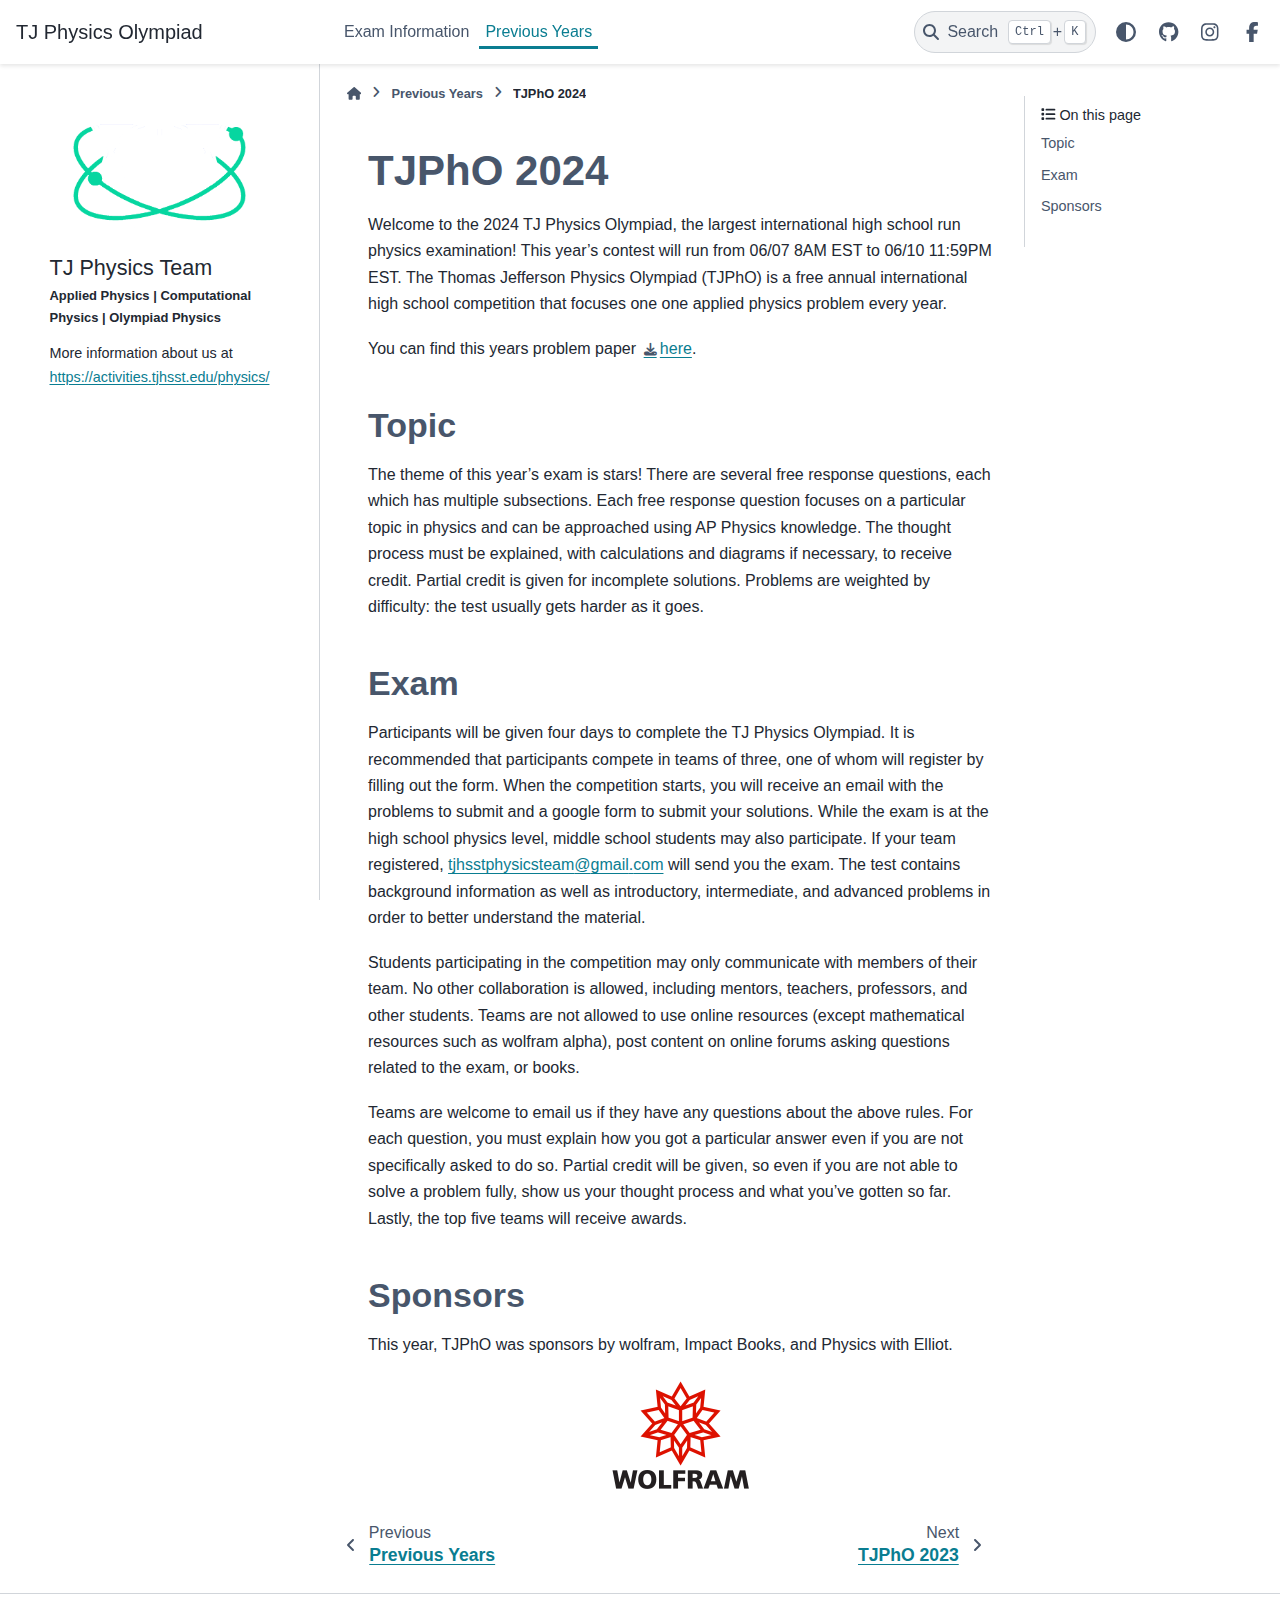
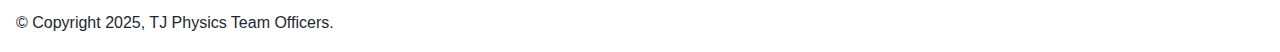
<file: old/tjpho24.html>
<!DOCTYPE html>


<html lang="en" data-content_root="../" >

  <head>
    <meta charset="utf-8" />
    <meta name="viewport" content="width=device-width, initial-scale=1.0" /><meta name="viewport" content="width=device-width, initial-scale=1" />

    <title>TJPhO 2024 &#8212; TJ Physics Olympiad</title>
  
  
  
  <script data-cfasync="false">
    document.documentElement.dataset.mode = localStorage.getItem("mode") || "";
    document.documentElement.dataset.theme = localStorage.getItem("theme") || "";
  </script>
  <!-- 
    this give us a css class that will be invisible only if js is disabled 
  -->
  <noscript>
    <style>
      .pst-js-only { display: none !important; }

    </style>
  </noscript>
  
  <!-- Loaded before other Sphinx assets -->
  <link href="../_static/styles/theme.css?digest=26a4bc78f4c0ddb94549" rel="stylesheet" />
<link href="../_static/styles/pydata-sphinx-theme.css?digest=26a4bc78f4c0ddb94549" rel="stylesheet" />

    <link rel="stylesheet" type="text/css" href="../_static/pygments.css?v=a746c00c" />
    <link rel="stylesheet" type="text/css" href="../_static/custom.css?v=8c1727cc" />
  
  <!-- So that users can add custom icons -->
  <script src="../_static/scripts/fontawesome.js?digest=26a4bc78f4c0ddb94549"></script>
  <!-- Pre-loaded scripts that we'll load fully later -->
  <link rel="preload" as="script" href="../_static/scripts/bootstrap.js?digest=26a4bc78f4c0ddb94549" />
<link rel="preload" as="script" href="../_static/scripts/pydata-sphinx-theme.js?digest=26a4bc78f4c0ddb94549" />

    <script src="../_static/documentation_options.js?v=5929fcd5"></script>
    <script src="../_static/doctools.js?v=9bcbadda"></script>
    <script src="../_static/sphinx_highlight.js?v=dc90522c"></script>
    <script>DOCUMENTATION_OPTIONS.pagename = 'old/tjpho24';</script>
    <link rel="icon" href="../_static/favicon.png"/>
    <link rel="index" title="Index" href="../genindex.html" />
    <link rel="search" title="Search" href="../search.html" />
    <link rel="next" title="TJPhO 2023" href="tjpho23.html" />
    <link rel="prev" title="Previous Years" href="index.html" />
  <meta name="viewport" content="width=device-width, initial-scale=1"/>
  <meta name="docsearch:language" content="en"/>
  <meta name="docsearch:version" content="" />
  </head>
  
  
  <body data-bs-spy="scroll" data-bs-target=".bd-toc-nav" data-offset="180" data-bs-root-margin="0px 0px -60%" data-default-mode="">

  
  
  <div id="pst-skip-link" class="skip-link d-print-none"><a href="#main-content">Skip to main content</a></div>
  
  <div id="pst-scroll-pixel-helper"></div>
  
  <button type="button" class="btn rounded-pill" id="pst-back-to-top">
    <i class="fa-solid fa-arrow-up"></i>Back to top</button>

  
  <dialog id="pst-search-dialog">
    
<form class="bd-search d-flex align-items-center"
      action="../search.html"
      method="get">
  <i class="fa-solid fa-magnifying-glass"></i>
  <input type="search"
         class="form-control"
         name="q"
         placeholder="Search the docs ..."
         aria-label="Search the docs ..."
         autocomplete="off"
         autocorrect="off"
         autocapitalize="off"
         spellcheck="false"/>
  <span class="search-button__kbd-shortcut"><kbd class="kbd-shortcut__modifier">Ctrl</kbd>+<kbd>K</kbd></span>
</form>
  </dialog>

  <div class="pst-async-banner-revealer d-none">
  <aside id="bd-header-version-warning" class="d-none d-print-none" aria-label="Version warning"></aside>
</div>

  
    <header class="bd-header navbar navbar-expand-lg bd-navbar d-print-none">
<div class="bd-header__inner bd-page-width">
  <button class="pst-navbar-icon sidebar-toggle primary-toggle" aria-label="Site navigation">
    <span class="fa-solid fa-bars"></span>
  </button>
  
  
  <div class="col-lg-3 navbar-header-items__start">
    
      <div class="navbar-item">

  
    
  

<a class="navbar-brand logo" href="../index.html">
  
  
  
  
  
  
    <p class="title logo__title">TJ Physics Olympiad</p>
  
</a></div>
    
  </div>
  
  <div class="col-lg-9 navbar-header-items">
    
    <div class="me-auto navbar-header-items__center">
      
        <div class="navbar-item">
<nav>
  <ul class="bd-navbar-elements navbar-nav">
    
<li class="nav-item ">
  <a class="nav-link nav-internal" href="../exam-info.html">
    Exam Information
  </a>
</li>


<li class="nav-item current active">
  <a class="nav-link nav-internal" href="index.html">
    Previous Years
  </a>
</li>

  </ul>
</nav></div>
      
    </div>
    
    
    <div class="navbar-header-items__end">
      
        <div class="navbar-item navbar-persistent--container">
          

<button class="btn search-button-field search-button__button pst-js-only" title="Search" aria-label="Search" data-bs-placement="bottom" data-bs-toggle="tooltip">
 <i class="fa-solid fa-magnifying-glass"></i>
 <span class="search-button__default-text">Search</span>
 <span class="search-button__kbd-shortcut"><kbd class="kbd-shortcut__modifier">Ctrl</kbd>+<kbd class="kbd-shortcut__modifier">K</kbd></span>
</button>
        </div>
      
      
        <div class="navbar-item">

<button class="btn btn-sm nav-link pst-navbar-icon theme-switch-button pst-js-only" aria-label="Color mode" data-bs-title="Color mode"  data-bs-placement="bottom" data-bs-toggle="tooltip">
  <i class="theme-switch fa-solid fa-sun                fa-lg" data-mode="light" title="Light"></i>
  <i class="theme-switch fa-solid fa-moon               fa-lg" data-mode="dark"  title="Dark"></i>
  <i class="theme-switch fa-solid fa-circle-half-stroke fa-lg" data-mode="auto"  title="System Settings"></i>
</button></div>
      
        <div class="navbar-item"><ul class="navbar-icon-links"
    aria-label="Icon Links">
        <li class="nav-item">
          
          
          
          
          
          
          
          
          <a href="https://github.com/tjphysicsteam/tjpho" title="GitHub" class="nav-link pst-navbar-icon" rel="noopener" target="_blank" data-bs-toggle="tooltip" data-bs-placement="bottom"><i class="fa-brands fa-github fa-lg" aria-hidden="true"></i>
            <span class="sr-only">GitHub</span></a>
        </li>
        <li class="nav-item">
          
          
          
          
          
          
          
          
          <a href="https://www.instagram.com/tjpho/" title="Instagram" class="nav-link pst-navbar-icon" rel="noopener" target="_blank" data-bs-toggle="tooltip" data-bs-placement="bottom"><i class="fa-brands fa-instagram fa-lg" aria-hidden="true"></i>
            <span class="sr-only">Instagram</span></a>
        </li>
        <li class="nav-item">
          
          
          
          
          
          
          
          
          <a href="https://www.facebook.com/groups/tjphysicsteam/" title="Facebook" class="nav-link pst-navbar-icon" rel="noopener" target="_blank" data-bs-toggle="tooltip" data-bs-placement="bottom"><i class="fa-brands fa-facebook-f fa-lg" aria-hidden="true"></i>
            <span class="sr-only">Facebook</span></a>
        </li>
</ul></div>
      
    </div>
    
  </div>
  
  
    <div class="navbar-persistent--mobile">

<button class="btn search-button-field search-button__button pst-js-only" title="Search" aria-label="Search" data-bs-placement="bottom" data-bs-toggle="tooltip">
 <i class="fa-solid fa-magnifying-glass"></i>
 <span class="search-button__default-text">Search</span>
 <span class="search-button__kbd-shortcut"><kbd class="kbd-shortcut__modifier">Ctrl</kbd>+<kbd class="kbd-shortcut__modifier">K</kbd></span>
</button>
    </div>
  

  
    <button class="pst-navbar-icon sidebar-toggle secondary-toggle" aria-label="On this page">
      <span class="fa-solid fa-outdent"></span>
    </button>
  
</div>

    </header>
  

  <div class="bd-container">
    <div class="bd-container__inner bd-page-width">
      
      
      
      <dialog id="pst-primary-sidebar-modal"></dialog>
      <div id="pst-primary-sidebar" class="bd-sidebar-primary bd-sidebar">
        

  
  <div class="sidebar-header-items sidebar-primary__section">
    
    
      <div class="sidebar-header-items__center">
        
          
          
            <div class="navbar-item">
<nav>
  <ul class="bd-navbar-elements navbar-nav">
    
<li class="nav-item ">
  <a class="nav-link nav-internal" href="../exam-info.html">
    Exam Information
  </a>
</li>


<li class="nav-item current active">
  <a class="nav-link nav-internal" href="index.html">
    Previous Years
  </a>
</li>

  </ul>
</nav></div>
          
        
      </div>
    
    
    
      <div class="sidebar-header-items__end">
        
          <div class="navbar-item">

<button class="btn btn-sm nav-link pst-navbar-icon theme-switch-button pst-js-only" aria-label="Color mode" data-bs-title="Color mode"  data-bs-placement="bottom" data-bs-toggle="tooltip">
  <i class="theme-switch fa-solid fa-sun                fa-lg" data-mode="light" title="Light"></i>
  <i class="theme-switch fa-solid fa-moon               fa-lg" data-mode="dark"  title="Dark"></i>
  <i class="theme-switch fa-solid fa-circle-half-stroke fa-lg" data-mode="auto"  title="System Settings"></i>
</button></div>
        
          <div class="navbar-item"><ul class="navbar-icon-links"
    aria-label="Icon Links">
        <li class="nav-item">
          
          
          
          
          
          
          
          
          <a href="https://github.com/tjphysicsteam/tjpho" title="GitHub" class="nav-link pst-navbar-icon" rel="noopener" target="_blank" data-bs-toggle="tooltip" data-bs-placement="bottom"><i class="fa-brands fa-github fa-lg" aria-hidden="true"></i>
            <span class="sr-only">GitHub</span></a>
        </li>
        <li class="nav-item">
          
          
          
          
          
          
          
          
          <a href="https://www.instagram.com/tjpho/" title="Instagram" class="nav-link pst-navbar-icon" rel="noopener" target="_blank" data-bs-toggle="tooltip" data-bs-placement="bottom"><i class="fa-brands fa-instagram fa-lg" aria-hidden="true"></i>
            <span class="sr-only">Instagram</span></a>
        </li>
        <li class="nav-item">
          
          
          
          
          
          
          
          
          <a href="https://www.facebook.com/groups/tjphysicsteam/" title="Facebook" class="nav-link pst-navbar-icon" rel="noopener" target="_blank" data-bs-toggle="tooltip" data-bs-placement="bottom"><i class="fa-brands fa-facebook-f fa-lg" aria-hidden="true"></i>
            <span class="sr-only">Facebook</span></a>
        </li>
</ul></div>
        
      </div>
    
  </div>
  
    <div class="sidebar-primary-items__start sidebar-primary__section">
        <div class="sidebar-primary-item"><div id="logo-pic"><img src="../_static/logo.png" /></div>

<div class="bio-info">
    <div class="name">
        TJ Physics Team
    </div>
    <div class="focusareas">
        Applied Physics | Computational Physics | Olympiad Physics
    </div>

    <div class="website-link">
        More information about us at
      <a href="https://activities.tjhsst.edu/physics/">https://activities.tjhsst.edu/physics/</a>
    </div>
</div></div>
    </div>
  
  
  <div class="sidebar-primary-items__end sidebar-primary__section">
  </div>
  
  <div id="rtd-footer-container"></div>


      </div>
      
      <main id="main-content" class="bd-main" role="main">
        
        
          <div class="bd-content">
            <div class="bd-article-container">
              
              <div class="bd-header-article d-print-none">
<div class="header-article-items header-article__inner">
  
    <div class="header-article-items__start">
      
        <div class="header-article-item">

<nav aria-label="Breadcrumb" class="d-print-none">
  <ul class="bd-breadcrumbs">
    
    <li class="breadcrumb-item breadcrumb-home">
      <a href="../index.html" class="nav-link" aria-label="Home">
        <i class="fa-solid fa-home"></i>
      </a>
    </li>
    
    <li class="breadcrumb-item"><a href="index.html" class="nav-link">Previous Years</a></li>
    
    <li class="breadcrumb-item active" aria-current="page"><span class="ellipsis">TJPhO 2024</span></li>
  </ul>
</nav>
</div>
      
    </div>
  
  
</div>
</div>
              
              
              
                
<div id="searchbox"></div>
                <article class="bd-article">
                  
  <section class="tex2jax_ignore mathjax_ignore" id="tjpho-2024">
<h1>TJPhO 2024<a class="headerlink" href="#tjpho-2024" title="Link to this heading">#</a></h1>
<p>Welcome to the 2024 TJ Physics Olympiad, the largest international high school run physics examination!
This year’s contest will run from 06/07 8AM EST to 06/10 11:59PM EST.
The Thomas Jefferson Physics Olympiad (TJPhO) is a free annual international high school competition that
focuses one one applied physics problem every year.</p>
<p>You can find this years problem paper <a class="reference download internal" download="" href="../_downloads/8574eb91f14bc59d39a73603bf7b24b6/2024_TJPhO.pdf"><span class="xref download myst">here</span></a>.</p>
<section id="topic">
<h2>Topic<a class="headerlink" href="#topic" title="Link to this heading">#</a></h2>
<p>The theme of this year’s exam is stars! There are several free response questions,
each which has multiple subsections. Each free response question focuses on a particular
topic in physics and can be approached using AP Physics knowledge. The thought process must be explained,
with calculations and diagrams if necessary, to receive credit. Partial credit is given for incomplete solutions.
Problems are weighted by difficulty: the test usually gets harder as it goes.</p>
</section>
<section id="exam">
<h2>Exam<a class="headerlink" href="#exam" title="Link to this heading">#</a></h2>
<p>Participants will be given four days to complete the TJ Physics Olympiad. It is recommended that participants
compete in teams of three, one of whom will register by filling out the form. When the competition starts,
you will receive an email with the problems to submit and a google form to submit your solutions.
While the exam is at the high school physics level, middle school students may also participate.
If your team registered, <a class="reference external" href="mailto:tjhsstphysicsteam&#37;&#52;&#48;gmail&#46;com">tjhsstphysicsteam<span>&#64;</span>gmail<span>&#46;</span>com</a> will send you the exam. The test contains background
information as well as introductory, intermediate, and advanced problems in order to better understand the material.</p>
<p>Students participating in the competition may only communicate with members of their team. No other collaboration is
allowed, including mentors, teachers, professors, and other students. Teams are not allowed to use online resources
(except mathematical resources such as wolfram alpha), post content on online forums asking questions related to the
exam, or books.</p>
<p>Teams are welcome to email us if they have any questions about the above rules. For each question,
you must explain how you got a particular answer even if you are not specifically asked to do so.
Partial credit will be given, so even if you are not able to solve a problem fully, show us your thought process and what you’ve gotten so far. Lastly, the top five teams will receive awards.</p>
</section>
<section id="sponsors">
<h2>Sponsors<a class="headerlink" href="#sponsors" title="Link to this heading">#</a></h2>
<p>This year, TJPhO was sponsors by wolfram, Impact Books, and Physics with Elliot.</p>
<p><img alt="Wolfram logo" class="align-center" src="../_images/wolfram-logo.png" /></p>
</section>
</section>


                </article>
              
              
              
              
              
                <footer class="prev-next-footer d-print-none">
                  
<div class="prev-next-area">
    <a class="left-prev"
       href="index.html"
       title="previous page">
      <i class="fa-solid fa-angle-left"></i>
      <div class="prev-next-info">
        <p class="prev-next-subtitle">previous</p>
        <p class="prev-next-title">Previous Years</p>
      </div>
    </a>
    <a class="right-next"
       href="tjpho23.html"
       title="next page">
      <div class="prev-next-info">
        <p class="prev-next-subtitle">next</p>
        <p class="prev-next-title">TJPhO 2023</p>
      </div>
      <i class="fa-solid fa-angle-right"></i>
    </a>
</div>
                </footer>
              
            </div>
            
            
              
                <dialog id="pst-secondary-sidebar-modal"></dialog>
                <div id="pst-secondary-sidebar" class="bd-sidebar-secondary bd-toc"><div class="sidebar-secondary-items sidebar-secondary__inner">


  <div class="sidebar-secondary-item">
<div
    id="pst-page-navigation-heading-2"
    class="page-toc tocsection onthispage">
    <i class="fa-solid fa-list"></i> On this page
  </div>
  <nav class="bd-toc-nav page-toc" aria-labelledby="pst-page-navigation-heading-2">
    <ul class="visible nav section-nav flex-column">
<li class="toc-h2 nav-item toc-entry"><a class="reference internal nav-link" href="#topic">Topic</a></li>
<li class="toc-h2 nav-item toc-entry"><a class="reference internal nav-link" href="#exam">Exam</a></li>
<li class="toc-h2 nav-item toc-entry"><a class="reference internal nav-link" href="#sponsors">Sponsors</a></li>
</ul>
  </nav></div>

</div></div>
              
            
          </div>
          <footer class="bd-footer-content">
            
          </footer>
        
      </main>
    </div>
  </div>
  
  <!-- Scripts loaded after <body> so the DOM is not blocked -->
  <script defer src="../_static/scripts/bootstrap.js?digest=26a4bc78f4c0ddb94549"></script>
<script defer src="../_static/scripts/pydata-sphinx-theme.js?digest=26a4bc78f4c0ddb94549"></script>

  <footer class="bd-footer">
<div class="bd-footer__inner bd-page-width">
  
    <div class="footer-items__start">
      
        <div class="footer-item">

  <p class="copyright">
    
      © Copyright 2025, TJ Physics Team Officers.
      <br/>
    
  </p>
</div>
      
    </div>
  
  
  
</div>

  </footer>
  </body>
</html>
</file>
<file: _static/styles/theme.css>
/* Provided by Sphinx's 'basic' theme, and included in the final set of assets */
@import "../basic.css";
</file>
<file: _static/pygments.css>
html[data-theme="light"] .highlight pre { line-height: 125%; }
html[data-theme="light"] .highlight td.linenos .normal { color: inherit; background-color: transparent; padding-left: 5px; padding-right: 5px; }
html[data-theme="light"] .highlight span.linenos { color: inherit; background-color: transparent; padding-left: 5px; padding-right: 5px; }
html[data-theme="light"] .highlight td.linenos .special { color: #000000; background-color: #ffffc0; padding-left: 5px; padding-right: 5px; }
html[data-theme="light"] .highlight span.linenos.special { color: #000000; background-color: #ffffc0; padding-left: 5px; padding-right: 5px; }
html[data-theme="light"] .highlight .hll { background-color: #fae4c2 }
html[data-theme="light"] .highlight { background: #fefefe; color: #080808 }
html[data-theme="light"] .highlight .c { color: #515151 } /* Comment */
html[data-theme="light"] .highlight .err { color: #a12236 } /* Error */
html[data-theme="light"] .highlight .k { color: #6730c5 } /* Keyword */
html[data-theme="light"] .highlight .l { color: #7f4707 } /* Literal */
html[data-theme="light"] .highlight .n { color: #080808 } /* Name */
html[data-theme="light"] .highlight .o { color: #00622f } /* Operator */
html[data-theme="light"] .highlight .p { color: #080808 } /* Punctuation */
html[data-theme="light"] .highlight .ch { color: #515151 } /* Comment.Hashbang */
html[data-theme="light"] .highlight .cm { color: #515151 } /* Comment.Multiline */
html[data-theme="light"] .highlight .cp { color: #515151 } /* Comment.Preproc */
html[data-theme="light"] .highlight .cpf { color: #515151 } /* Comment.PreprocFile */
html[data-theme="light"] .highlight .c1 { color: #515151 } /* Comment.Single */
html[data-theme="light"] .highlight .cs { color: #515151 } /* Comment.Special */
html[data-theme="light"] .highlight .gd { color: #005b82 } /* Generic.Deleted */
html[data-theme="light"] .highlight .ge { font-style: italic } /* Generic.Emph */
html[data-theme="light"] .highlight .gh { color: #005b82 } /* Generic.Heading */
html[data-theme="light"] .highlight .gs { font-weight: bold } /* Generic.Strong */
html[data-theme="light"] .highlight .gu { color: #005b82 } /* Generic.Subheading */
html[data-theme="light"] .highlight .kc { color: #6730c5 } /* Keyword.Constant */
html[data-theme="light"] .highlight .kd { color: #6730c5 } /* Keyword.Declaration */
html[data-theme="light"] .highlight .kn { color: #6730c5 } /* Keyword.Namespace */
html[data-theme="light"] .highlight .kp { color: #6730c5 } /* Keyword.Pseudo */
html[data-theme="light"] .highlight .kr { color: #6730c5 } /* Keyword.Reserved */
html[data-theme="light"] .highlight .kt { color: #7f4707 } /* Keyword.Type */
html[data-theme="light"] .highlight .ld { color: #7f4707 } /* Literal.Date */
html[data-theme="light"] .highlight .m { color: #7f4707 } /* Literal.Number */
html[data-theme="light"] .highlight .s { color: #00622f } /* Literal.String */
html[data-theme="light"] .highlight .na { color: #912583 } /* Name.Attribute */
html[data-theme="light"] .highlight .nb { color: #7f4707 } /* Name.Builtin */
html[data-theme="light"] .highlight .nc { color: #005b82 } /* Name.Class */
html[data-theme="light"] .highlight .no { color: #005b82 } /* Name.Constant */
html[data-theme="light"] .highlight .nd { color: #7f4707 } /* Name.Decorator */
html[data-theme="light"] .highlight .ni { color: #00622f } /* Name.Entity */
html[data-theme="light"] .highlight .ne { color: #6730c5 } /* Name.Exception */
html[data-theme="light"] .highlight .nf { color: #005b82 } /* Name.Function */
html[data-theme="light"] .highlight .nl { color: #7f4707 } /* Name.Label */
html[data-theme="light"] .highlight .nn { color: #080808 } /* Name.Namespace */
html[data-theme="light"] .highlight .nx { color: #080808 } /* Name.Other */
html[data-theme="light"] .highlight .py { color: #005b82 } /* Name.Property */
html[data-theme="light"] .highlight .nt { color: #005b82 } /* Name.Tag */
html[data-theme="light"] .highlight .nv { color: #a12236 } /* Name.Variable */
html[data-theme="light"] .highlight .ow { color: #6730c5 } /* Operator.Word */
html[data-theme="light"] .highlight .pm { color: #080808 } /* Punctuation.Marker */
html[data-theme="light"] .highlight .w { color: #080808 } /* Text.Whitespace */
html[data-theme="light"] .highlight .mb { color: #7f4707 } /* Literal.Number.Bin */
html[data-theme="light"] .highlight .mf { color: #7f4707 } /* Literal.Number.Float */
html[data-theme="light"] .highlight .mh { color: #7f4707 } /* Literal.Number.Hex */
html[data-theme="light"] .highlight .mi { color: #7f4707 } /* Literal.Number.Integer */
html[data-theme="light"] .highlight .mo { color: #7f4707 } /* Literal.Number.Oct */
html[data-theme="light"] .highlight .sa { color: #00622f } /* Literal.String.Affix */
html[data-theme="light"] .highlight .sb { color: #00622f } /* Literal.String.Backtick */
html[data-theme="light"] .highlight .sc { color: #00622f } /* Literal.String.Char */
html[data-theme="light"] .highlight .dl { color: #00622f } /* Literal.String.Delimiter */
html[data-theme="light"] .highlight .sd { color: #00622f } /* Literal.String.Doc */
html[data-theme="light"] .highlight .s2 { color: #00622f } /* Literal.String.Double */
html[data-theme="light"] .highlight .se { color: #00622f } /* Literal.String.Escape */
html[data-theme="light"] .highlight .sh { color: #00622f } /* Literal.String.Heredoc */
html[data-theme="light"] .highlight .si { color: #00622f } /* Literal.String.Interpol */
html[data-theme="light"] .highlight .sx { color: #00622f } /* Literal.String.Other */
html[data-theme="light"] .highlight .sr { color: #a12236 } /* Literal.String.Regex */
html[data-theme="light"] .highlight .s1 { color: #00622f } /* Literal.String.Single */
html[data-theme="light"] .highlight .ss { color: #005b82 } /* Literal.String.Symbol */
html[data-theme="light"] .highlight .bp { color: #7f4707 } /* Name.Builtin.Pseudo */
html[data-theme="light"] .highlight .fm { color: #005b82 } /* Name.Function.Magic */
html[data-theme="light"] .highlight .vc { color: #a12236 } /* Name.Variable.Class */
html[data-theme="light"] .highlight .vg { color: #a12236 } /* Name.Variable.Global */
html[data-theme="light"] .highlight .vi { color: #a12236 } /* Name.Variable.Instance */
html[data-theme="light"] .highlight .vm { color: #7f4707 } /* Name.Variable.Magic */
html[data-theme="light"] .highlight .il { color: #7f4707 } /* Literal.Number.Integer.Long */
html[data-theme="dark"] .highlight pre { line-height: 125%; }
html[data-theme="dark"] .highlight td.linenos .normal { color: inherit; background-color: transparent; padding-left: 5px; padding-right: 5px; }
html[data-theme="dark"] .highlight span.linenos { color: inherit; background-color: transparent; padding-left: 5px; padding-right: 5px; }
html[data-theme="dark"] .highlight td.linenos .special { color: #000000; background-color: #ffffc0; padding-left: 5px; padding-right: 5px; }
html[data-theme="dark"] .highlight span.linenos.special { color: #000000; background-color: #ffffc0; padding-left: 5px; padding-right: 5px; }
html[data-theme="dark"] .highlight .hll { background-color: #ffd9002e }
html[data-theme="dark"] .highlight { background: #2b2b2b; color: #f8f8f2 }
html[data-theme="dark"] .highlight .c { color: #ffd900 } /* Comment */
html[data-theme="dark"] .highlight .err { color: #ffa07a } /* Error */
html[data-theme="dark"] .highlight .k { color: #dcc6e0 } /* Keyword */
html[data-theme="dark"] .highlight .l { color: #ffd900 } /* Literal */
html[data-theme="dark"] .highlight .n { color: #f8f8f2 } /* Name */
html[data-theme="dark"] .highlight .o { color: #abe338 } /* Operator */
html[data-theme="dark"] .highlight .p { color: #f8f8f2 } /* Punctuation */
html[data-theme="dark"] .highlight .ch { color: #ffd900 } /* Comment.Hashbang */
html[data-theme="dark"] .highlight .cm { color: #ffd900 } /* Comment.Multiline */
html[data-theme="dark"] .highlight .cp { color: #ffd900 } /* Comment.Preproc */
html[data-theme="dark"] .highlight .cpf { color: #ffd900 } /* Comment.PreprocFile */
html[data-theme="dark"] .highlight .c1 { color: #ffd900 } /* Comment.Single */
html[data-theme="dark"] .highlight .cs { color: #ffd900 } /* Comment.Special */
html[data-theme="dark"] .highlight .gd { color: #00e0e0 } /* Generic.Deleted */
html[data-theme="dark"] .highlight .ge { font-style: italic } /* Generic.Emph */
html[data-theme="dark"] .highlight .gh { color: #00e0e0 } /* Generic.Heading */
html[data-theme="dark"] .highlight .gs { font-weight: bold } /* Generic.Strong */
html[data-theme="dark"] .highlight .gu { color: #00e0e0 } /* Generic.Subheading */
html[data-theme="dark"] .highlight .kc { color: #dcc6e0 } /* Keyword.Constant */
html[data-theme="dark"] .highlight .kd { color: #dcc6e0 } /* Keyword.Declaration */
html[data-theme="dark"] .highlight .kn { color: #dcc6e0 } /* Keyword.Namespace */
html[data-theme="dark"] .highlight .kp { color: #dcc6e0 } /* Keyword.Pseudo */
html[data-theme="dark"] .highlight .kr { color: #dcc6e0 } /* Keyword.Reserved */
html[data-theme="dark"] .highlight .kt { color: #ffd900 } /* Keyword.Type */
html[data-theme="dark"] .highlight .ld { color: #ffd900 } /* Literal.Date */
html[data-theme="dark"] .highlight .m { color: #ffd900 } /* Literal.Number */
html[data-theme="dark"] .highlight .s { color: #abe338 } /* Literal.String */
html[data-theme="dark"] .highlight .na { color: #ffd900 } /* Name.Attribute */
html[data-theme="dark"] .highlight .nb { color: #ffd900 } /* Name.Builtin */
html[data-theme="dark"] .highlight .nc { color: #00e0e0 } /* Name.Class */
html[data-theme="dark"] .highlight .no { color: #00e0e0 } /* Name.Constant */
html[data-theme="dark"] .highlight .nd { color: #ffd900 } /* Name.Decorator */
html[data-theme="dark"] .highlight .ni { color: #abe338 } /* Name.Entity */
html[data-theme="dark"] .highlight .ne { color: #dcc6e0 } /* Name.Exception */
html[data-theme="dark"] .highlight .nf { color: #00e0e0 } /* Name.Function */
html[data-theme="dark"] .highlight .nl { color: #ffd900 } /* Name.Label */
html[data-theme="dark"] .highlight .nn { color: #f8f8f2 } /* Name.Namespace */
html[data-theme="dark"] .highlight .nx { color: #f8f8f2 } /* Name.Other */
html[data-theme="dark"] .highlight .py { color: #00e0e0 } /* Name.Property */
html[data-theme="dark"] .highlight .nt { color: #00e0e0 } /* Name.Tag */
html[data-theme="dark"] .highlight .nv { color: #ffa07a } /* Name.Variable */
html[data-theme="dark"] .highlight .ow { color: #dcc6e0 } /* Operator.Word */
html[data-theme="dark"] .highlight .pm { color: #f8f8f2 } /* Punctuation.Marker */
html[data-theme="dark"] .highlight .w { color: #f8f8f2 } /* Text.Whitespace */
html[data-theme="dark"] .highlight .mb { color: #ffd900 } /* Literal.Number.Bin */
html[data-theme="dark"] .highlight .mf { color: #ffd900 } /* Literal.Number.Float */
html[data-theme="dark"] .highlight .mh { color: #ffd900 } /* Literal.Number.Hex */
html[data-theme="dark"] .highlight .mi { color: #ffd900 } /* Literal.Number.Integer */
html[data-theme="dark"] .highlight .mo { color: #ffd900 } /* Literal.Number.Oct */
html[data-theme="dark"] .highlight .sa { color: #abe338 } /* Literal.String.Affix */
html[data-theme="dark"] .highlight .sb { color: #abe338 } /* Literal.String.Backtick */
html[data-theme="dark"] .highlight .sc { color: #abe338 } /* Literal.String.Char */
html[data-theme="dark"] .highlight .dl { color: #abe338 } /* Literal.String.Delimiter */
html[data-theme="dark"] .highlight .sd { color: #abe338 } /* Literal.String.Doc */
html[data-theme="dark"] .highlight .s2 { color: #abe338 } /* Literal.String.Double */
html[data-theme="dark"] .highlight .se { color: #abe338 } /* Literal.String.Escape */
html[data-theme="dark"] .highlight .sh { color: #abe338 } /* Literal.String.Heredoc */
html[data-theme="dark"] .highlight .si { color: #abe338 } /* Literal.String.Interpol */
html[data-theme="dark"] .highlight .sx { color: #abe338 } /* Literal.String.Other */
html[data-theme="dark"] .highlight .sr { color: #ffa07a } /* Literal.String.Regex */
html[data-theme="dark"] .highlight .s1 { color: #abe338 } /* Literal.String.Single */
html[data-theme="dark"] .highlight .ss { color: #00e0e0 } /* Literal.String.Symbol */
html[data-theme="dark"] .highlight .bp { color: #ffd900 } /* Name.Builtin.Pseudo */
html[data-theme="dark"] .highlight .fm { color: #00e0e0 } /* Name.Function.Magic */
html[data-theme="dark"] .highlight .vc { color: #ffa07a } /* Name.Variable.Class */
html[data-theme="dark"] .highlight .vg { color: #ffa07a } /* Name.Variable.Global */
html[data-theme="dark"] .highlight .vi { color: #ffa07a } /* Name.Variable.Instance */
html[data-theme="dark"] .highlight .vm { color: #ffd900 } /* Name.Variable.Magic */
html[data-theme="dark"] .highlight .il { color: #ffd900 } /* Literal.Number.Integer.Long */
</file>
<file: _static/custom.css>
h1, h2, h3, h4, h5 {
  color: var(--pst-color-text-muted);
}

h1, h2 {
  font-weight: bold;
}

#logo-pic {
    margin-top: 1em;
}

#logo-pic img {
    width: 60%;
    max-width: 190px;
    margin: 0 auto;
    display: block;
}

.bio-info {
    margin: 1em auto;
    max-width: 220px;
}

.name {
    font-size: 1.5em;
}

.focusareas {
    font-size: .9em;
    font-weight: bold;
}

.website-link {
    margin-top: 1em;
}
</file>
